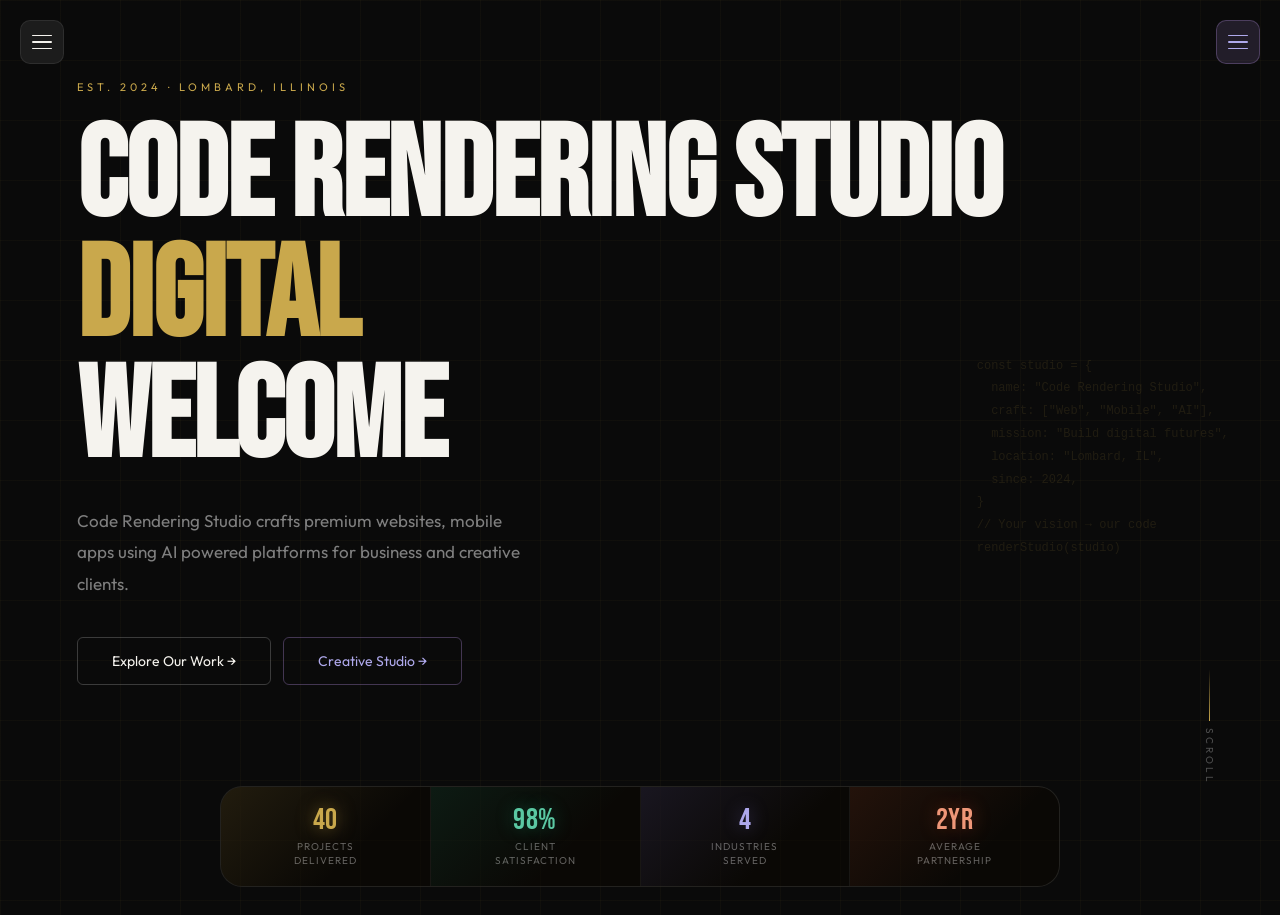
<file: index.html>
<!DOCTYPE html>
<html lang="en">
<head>
<meta charset="UTF-8">
<meta name="viewport" content="width=device-width,initial-scale=1.0,viewport-fit=cover,minimum-scale=1.0,maximum-scale=5.0">
<meta name="apple-mobile-web-app-capable" content="yes">
<meta name="apple-mobile-web-app-status-bar-style" content="black-translucent">
<meta name="theme-color" content="#0a0a0a">
<title>Code Rendering Studio | Web, Mobile, AI, SaaS &amp; Cloud (IaaS, PaaS) — Lombard, IL</title>
<meta name="description" content="Code Rendering Studio in Lombard, IL builds websites, mobile apps, AI integrations, SaaS platforms, booking systems, data dashboards and AWS cloud services (IaaS, SaaS, PaaS, DevOps).">
<link rel="canonical" href="https://www.coderenderingstudio.com/">
<meta name="robots" content="index,follow">
<meta property="og:type" content="website">
<meta property="og:site_name" content="Code Rendering Studio">
<meta property="og:title" content="Code Rendering Studio — Web, Mobile, AI, SaaS &amp; Cloud Services">
<meta property="og:description" content="Code Rendering Studio in Lombard, IL builds websites, mobile apps, AI integrations, SaaS platforms, booking systems, data dashboards and AWS cloud services (IaaS, SaaS, PaaS, DevOps).">
<meta property="og:url" content="https://www.coderenderingstudio.com/">
<meta name="twitter:card" content="summary">
<meta name="twitter:title" content="Code Rendering Studio — Web, Mobile, AI, SaaS &amp; Cloud Services">
<meta name="twitter:description" content="Code Rendering Studio in Lombard, IL builds websites, mobile apps, AI integrations, SaaS platforms, booking systems, data dashboards and AWS cloud services (IaaS, SaaS, PaaS, DevOps).">
<script type="application/ld+json">
{
 "@context": "https://schema.org",
 "@type": "ProfessionalService",
 "@id": "https://www.coderenderingstudio.com/#business",
 "name": "Code Rendering Studio",
 "url": "https://www.coderenderingstudio.com/",
 "description": "Code Rendering Studio in Lombard, IL builds websites, mobile apps, AI integrations, SaaS platforms, booking systems, data dashboards and AWS cloud services (IaaS, SaaS, PaaS, DevOps).",
 "telephone": "+1-630-379-9923",
 "email": "contactus@coderenderingstudio.com",
 "foundingDate": "2024",
 "address": {
  "@type": "PostalAddress",
  "addressLocality": "Lombard",
  "addressRegion": "IL",
  "postalCode": "60148",
  "addressCountry": "US"
 },
 "areaServed": "US",
 "knowsAbout": [
  "Web development",
  "Mobile app development",
  "AI integration",
  "SaaS",
  "IaaS",
  "PaaS",
  "Cloud computing",
  "DevOps",
  "AWS",
  "Terraform",
  "Kubernetes",
  "Docker"
 ],
 "hasOfferCatalog": {
  "@type": "OfferCatalog",
  "name": "Services",
  "itemListElement": [
   {
    "@type": "Offer",
    "itemOffered": {
     "@type": "Service",
     "name": "Web Platform",
     "description": "Fast, responsive websites and web apps built to convert visitors into customers.",
     "provider": {
      "@id": "https://www.coderenderingstudio.com/#business"
     }
    }
   },
   {
    "@type": "Offer",
    "itemOffered": {
     "@type": "Service",
     "name": "Mobile App",
     "description": "Native iOS and Android apps, including Apple Watch and iPad.",
     "provider": {
      "@id": "https://www.coderenderingstudio.com/#business"
     }
    }
   },
   {
    "@type": "Offer",
    "itemOffered": {
     "@type": "Service",
     "name": "AI Integration",
     "description": "Chatbots, smart search and automation powered by the latest AI models.",
     "provider": {
      "@id": "https://www.coderenderingstudio.com/#business"
     }
    }
   },
   {
    "@type": "Offer",
    "itemOffered": {
     "@type": "Service",
     "name": "SaaS Build",
     "description": "Subscription platforms with sign-in, billing, multi-tenancy and admin dashboards.",
     "provider": {
      "@id": "https://www.coderenderingstudio.com/#business"
     }
    }
   },
   {
    "@type": "Offer",
    "itemOffered": {
     "@type": "Service",
     "name": "Booking System",
     "description": "Online scheduling with calendar sync, SMS/email reminders and payment at booking.",
     "provider": {
      "@id": "https://www.coderenderingstudio.com/#business"
     }
    }
   },
   {
    "@type": "Offer",
    "itemOffered": {
     "@type": "Service",
     "name": "Data Dashboard",
     "description": "Real-time analytics, KPI tracking and reporting tools.",
     "provider": {
      "@id": "https://www.coderenderingstudio.com/#business"
     }
    }
   },
   {
    "@type": "Offer",
    "itemOffered": {
     "@type": "Service",
     "name": "Cloud & DevOps",
     "description": "AWS infrastructure as code with Terraform, Docker and Kubernetes, plus monitoring and change auditing.",
     "provider": {
      "@id": "https://www.coderenderingstudio.com/#business"
     }
    }
   },
   {
    "@type": "Offer",
    "itemOffered": {
     "@type": "Service",
     "name": "IaaS — Infrastructure as a Service",
     "description": "Servers, private networks, storage and access control built on AWS as code.",
     "provider": {
      "@id": "https://www.coderenderingstudio.com/#business"
     }
    }
   },
   {
    "@type": "Offer",
    "itemOffered": {
     "@type": "Service",
     "name": "SaaS — Software as a Service",
     "description": "Subscription or licensed software hosted, secured and maintained for you — no servers to buy.",
     "provider": {
      "@id": "https://www.coderenderingstudio.com/#business"
     }
    }
   },
   {
    "@type": "Offer",
    "itemOffered": {
     "@type": "Service",
     "name": "PaaS — Platform as a Service",
     "description": "Managed container platforms, databases and deployment pipelines your developers deploy to.",
     "provider": {
      "@id": "https://www.coderenderingstudio.com/#business"
     }
    }
   },
   {
    "@type": "Offer",
    "itemOffered": {
     "@type": "Service",
     "name": "Creative Studio",
     "description": "Novel writing, film production, editing, sound dubbing and post production.",
     "provider": {
      "@id": "https://www.coderenderingstudio.com/#business"
     }
    }
   }
  ]
 }
}
</script>
<link href="https://fonts.googleapis.com/css2?family=Bebas+Neue&family=Outfit:wght@300;400;500;600&display=swap" rel="stylesheet">
  <!-- Styles -->
  <link rel="stylesheet" href="css/base.css">
  <link rel="stylesheet" href="css/layout.css">
  <link rel="stylesheet" href="css/home.css">
  <link rel="stylesheet" href="css/components.css">
  <link rel="stylesheet" href="css/payments.css">
  <link rel="stylesheet" href="css/about.css">
  <link rel="stylesheet" href="css/creative.css">
  <link rel="stylesheet" href="css/classroom.css">
  <link rel="stylesheet" href="css/cloud.css">


</head>
<body>

<div id="cur"></div>
<div id="cur-ring"></div>

<!-- LEFT BURGER -->
<div id="burger"><span></span><span></span><span></span></div>

<!-- RIGHT BURGER -->
<div id="burger-r"><span></span><span></span><span></span></div>

<div id="overlay"></div>
<div id="home-pill">&#8592; Home</div>
<div id="fcta"><div class="fc-dot"></div><span class="fc-txt">Book a free call</span></div>

<!-- LEFT SIDEBAR -->
<aside id="sidebar">
  <div class="sb-hd"><br><br>
    <div class="brand">Business</div>
    <div class="brand-s">Digital Craft Agency</div>
  </div>
  <nav class="sb-nav">
    <div class="nav-sec">Navigate</div>
    <div class="ni on" id="ni-home">Home</div>
    <div class="ni" id="ni-models-hd">Models <span class="arr" id="arr-models">&#9660;</span></div>
    <div class="dd" id="dd-models">
      <div class="di" id="di-mod-all">All Models</div>
      <div class="di" id="di-mod-web">Web &amp; SaaS</div>
      <div class="di" id="di-mod-mob">Mobile Apps</div>
      <div class="di" id="di-mod-ai">AI Solutions</div>
      <div class="di" id="di-mod-devops">Cloud &amp; DevOps</div>
    </div>
    <div class="ni" id="ni-pricing-hd">Pricing <span class="arr" id="arr-pricing">&#9660;</span></div>
    <div class="dd" id="dd-pricing">
      <div class="di" id="di-pri-all">All Plans</div>
      <div class="di" id="di-pri-bun">Bundles</div>
      <div class="di" id="di-pri-ind">Individual</div>
    </div>
    <div class="ni" id="ni-ai">AI Session</div>
    <div class="ni" id="ni-calendar">Book a Call</div>
    <div class="ni" id="ni-payments">Payments</div>
    <div class="ni" id="ni-contact">Contact</div>
    <div class="ni" id="ni-legal">Terms &amp; Conditions</div>

  </nav>
  <div class="sb-ft">
    <div class="sb-ct">
      <div style="font-size:10px;letter-spacing:1.5px;text-transform:uppercase;color:#3a3a3a;margin-bottom:8px">Contact</div>
      <a href="javascript:void(0)" onclick="window.location.href='mailto:'+atob('Y29kZXJlbmRlcmluZ3N0dWRpb0BnbWFpbC5jb20=')" style="color:var(--gld);text-decoration:none">coderenderingstudio@gmail.com</a><br>
      +1 (630) 335-3342<br>
      Lombard, IL 60148
    </div>
  </div>
</aside>

<!-- RIGHT SIDEBAR — Creative Writing & Arts -->
<aside id="rsidebar">
  <div class="rsb-hd">
    <div class="rsb-brand">Creative Studio</div>
    <div class="rsb-sub">Fiction · Film · Arts</div>
  </div>
  <nav class="rsb-nav">
    <div class="rsb-sec">Creative Divisions</div>

    <div class="rni" id="rni-novels">
      <span class="rni-ico">📖</span> Fictional Novels
      <span class="rsb-arr" id="rsb-arr-nov">&#9660;</span>
    </div>
    <div class="rsb-dd" id="rsb-dd-nov">
      <div class="rdi" id="rdi-nov-series">Book Series</div>
      <div class="rdi" id="rdi-nov-genres">Genres & Styles</div>
      <div class="rdi" id="rdi-nov-ghost">Ghost Writing</div>
      <div class="rdi" id="rdi-nov-edit">Editorial Services</div>
    </div>

    <div class="rni" id="rni-film">
      <span class="rni-ico">🎬</span> Movie Production
      <span class="rsb-arr" id="rsb-arr-film">&#9660;</span>
    </div>
    <div class="rsb-dd" id="rsb-dd-film">
      <div class="rdi" id="rdi-film-script">Screenwriting</div>
      <div class="rdi" id="rdi-film-prod">Production Mgmt</div>
      <div class="rdi" id="rdi-film-post">Post Production</div>
      <div class="rdi" id="rdi-film-dist">Distribution</div>
    </div>

    <div class="rni" id="rni-filming">
      <span class="rni-ico">🎥</span> Filming & Direction
      <span class="rsb-arr" id="rsb-arr-filming">&#9660;</span>
    </div>
    <div class="rsb-dd" id="rsb-dd-filming">
      <div class="rdi" id="rdi-filming-dir">Directing</div>
      <div class="rdi" id="rdi-filming-cin">Cinematography</div>
      <div class="rdi" id="rdi-filming-doc">Documentary</div>
      <div class="rdi" id="rdi-filming-short">Short Films</div>
    </div>

    <div class="rni" id="rni-arts">
      <span class="rni-ico">🎨</span> Arts & Design
      <span class="rsb-arr" id="rsb-arr-arts">&#9660;</span>
    </div>
    <div class="rsb-dd" id="rsb-dd-arts">
      <div class="rdi" id="rdi-arts-visual">Visual Arts</div>
      <div class="rdi" id="rdi-arts-dig">Digital Art</div>
      <div class="rdi" id="rdi-arts-illus">Illustration</div>
      <div class="rdi" id="rdi-arts-brand">Brand Artistry</div>
    </div>

    <div class="rsb-sec" style="margin-top:8px">Pricing &amp; Booking</div>
    <div class="rni" id="rni-cr-models"><span class="rni-ico">🎭</span> Creative Models <span class="rsb-arr" id="rsb-arr-crmod">&#9660;</span></div>
    <div class="rsb-dd" id="rsb-dd-crmod">
      <div class="rdi" id="rdi-crm-novel">Novel Writing</div>
      <div class="rdi" id="rdi-crm-clips">Editing Clips</div>
      <div class="rdi" id="rdi-crm-dub">Sound Dubbing</div>
      <div class="rdi" id="rdi-crm-film">Filming</div>
      <div class="rdi" id="rdi-crm-post">Post Production</div>
    </div>
    <div class="rni" id="rni-cr-pricing"><span class="rni-ico">💜</span> Creative Pricing <span class="rsb-arr" id="rsb-arr-crprice">&#9660;</span></div>
    <div class="rsb-dd" id="rsb-dd-crprice">
      <div class="rdi" id="rdi-crp-solo">Solo Creator</div>
      <div class="rdi" id="rdi-crp-pro">Pro Creator</div>
      <div class="rdi" id="rdi-crp-studio">Studio Bundle</div>
    </div>
    <div class="rni" id="rni-collab"><span class="rni-ico">📅</span> Book a Creative Call</div>
  </nav>
  <div class="rsb-ft">
    <div class="rsb-tagline">"Where code meets canvas,<br>and stories find their frame."</div>
  </div>
</aside>

<main>

<!-- HOME -->
<div class="page on" id="page-home">
  <div class="hbg"><div class="grid-bg"></div></div>
  <div class="hcont">
    <div class="h-ey">Est. 2024 &middot; Lombard, Illinois</div>
    <h1 class="h-ti">Code Rendering Studio<br><em>Digital</em>Welcome</h1>
    <p class="h-bo">Code Rendering Studio crafts premium websites, mobile apps using AI powered platforms for business and creative clients.</p>
    <div class="h-cta">
      <button class="btn-g" id="btn-explore">Explore Our Work &rarr;</button>
      <button class="btn-pur" id="btn-creative">Creative Studio &rarr;</button>
    </div>
  </div>
  <pre class="fcode">const studio = {
  name: "Code Rendering Studio",
  craft: ["Web", "Mobile", "AI"],
  mission: "Build digital futures",
  location: "Lombard, IL",
  since: 2024,
}
// Your vision &rarr; our code
renderStudio(studio)</pre>
  <div class="hscr"><div class="hsl"></div><span class="hslb">Scroll</span></div>
  <div class="sbar">
    <div class="si" style="--ac:rgba(201,168,76,.12)">
      <div class="sn" style="color:var(--gld);text-shadow:0 0 18px rgba(201,168,76,.5)">40</div>
      <div class="sl">Projects<br>Delivered</div>
    </div>
    <div class="si" style="--ac:rgba(29,158,117,.12)">
      <div class="sn" style="color:#5DCAA5;text-shadow:0 0 18px rgba(29,158,117,.4)">98%</div>
      <div class="sl">Client<br>Satisfaction</div>
    </div>
    <div class="si" style="--ac:rgba(127,119,221,.12)">
      <div class="sn" style="color:#AFA9EC;text-shadow:0 0 18px rgba(127,119,221,.4)">4</div>
      <div class="sl">Industries<br>Served</div>
    </div>
    <div class="si" style="--ac:rgba(216,90,48,.12)">
      <div class="sn" style="color:#F0997B;text-shadow:0 0 18px rgba(216,90,48,.4)">2Yr</div>
      <div class="sl">Average<br>Partnership</div>
    </div>
  </div>
</div>

<!-- INQUIRY & BOOKING FLOW -->
<div class="page" id="page-inquiry">
  <div class="inq-wrap">
    <div id="inq-errors" class="inq-error-box" style="display:none"></div>

    <!-- STEP INDICATOR -->
    <div class="inq-steps">
      <div class="inq-step active" id="istep-1"><div class="inq-step-num">1</div><span>Your Request</span></div>
      <div class="inq-step-div"></div>
      <div class="inq-step" id="istep-2"><div class="inq-step-num">2</div><span>Appointment</span></div>
      <div class="inq-step-div"></div>
      <div class="inq-step" id="istep-3"><div class="inq-step-num">3</div><span>Payment &amp; Contract</span></div>
    </div>

    <!-- STEP 1: QUESTIONNAIRE -->
    <div class="inq-panel active" id="ipanel-1">
      <div class="s-ey" id="inq-service-label">Service Inquiry</div>
      <h2 class="s-ti" id="inq-title">Tell Us About Your Project</h2>
      <div class="s-dv"></div>
      <p style="font-size:14px;color:rgba(255,255,255,.42);line-height:1.85;margin-bottom:32px;max-width:580px">Fill out the questionnaire below. This helps us prepare before we connect. You can submit this for info only — an appointment is optional but recommended for complex projects.</p>

      <div class="inq-card">

        <div class="inq-row">
          <div class="inq-field">
            <div class="inq-lbl">Full Name <span class="inq-req">*</span></div>
            <input class="inq-input" id="inq-name" type="text" placeholder="Your full name">
          </div>
          <div class="inq-field">
            <div class="inq-lbl">Email Address <span class="inq-req">*</span></div>
            <input class="inq-input" id="inq-email" type="email" placeholder="you@example.com">
          </div>
        </div>

        <div class="inq-row">
          <div class="inq-field">
            <div class="inq-lbl">Phone Number</div>
            <input class="inq-input" id="inq-phone" type="tel" placeholder="+1 (555) 000-0000">
          </div>
          <div class="inq-field">
            <div class="inq-lbl">Service Category <span class="inq-req">*</span></div>
            <select class="inq-select" id="inq-service">
              <option value="">— Select a service —</option>
              <optgroup label="Digital Studio">
                <option value="Web Platform">Web Platform</option>
                <option value="Mobile App">Mobile App</option>
                <option value="AI Integration">AI Integration</option>
                <option value="SaaS Build">SaaS Build</option>
                <option value="Booking System">Booking System</option>
                <option value="Data Dashboard">Data Dashboard</option>
              </optgroup>
              <optgroup label="Creative Studio">
                <option value="Novel Writing">Novel Writing</option>
                <option value="Editing Clips">Editing Clips</option>
                <option value="Sound Dubbing">Sound Dubbing</option>
                <option value="Filming">Filming</option>
                <option value="Post Production">Post Production</option>
              </optgroup>
            </select>
          </div>
        </div>

        <div class="inq-field">
          <div class="inq-lbl">Project Type</div>
          <div class="inq-chips" id="inq-type-chips">
            <div class="inq-chip" data-v="New Project">New Project</div>
            <div class="inq-chip" data-v="Existing Project">Existing Project</div>
            <div class="inq-chip" data-v="Consultation Only">Consultation Only</div>
            <div class="inq-chip" data-v="Just Exploring">Just Exploring / Need Info</div>
          </div>
        </div>

        <div class="inq-field">
          <div class="inq-lbl">Timeline</div>
          <div class="inq-chips" id="inq-timeline-chips">
            <div class="inq-chip" data-v="ASAP">ASAP</div>
            <div class="inq-chip" data-v="1-2 months">1–2 months</div>
            <div class="inq-chip" data-v="3-6 months">3–6 months</div>
            <div class="inq-chip" data-v="No rush">No rush</div>
          </div>
        </div>

        <div class="inq-field">
          <div class="inq-lbl">Estimated Budget</div>
          <div class="inq-budget-row" id="inq-budget-opts">
            <div class="inq-bopt" data-v="Under $1,000">Under $1K</div>
            <div class="inq-bopt" data-v="$1,000–$3,000">$1K–$3K</div>
            <div class="inq-bopt" data-v="$3,000–$7,000">$3K–$7K</div>
            <div class="inq-bopt" data-v="$7,000–$15,000">$7K–$15K</div>
            <div class="inq-bopt" data-v="$15,000+">$15K+</div>
            <div class="inq-bopt" data-v="Not sure">Not sure yet</div>
          </div>
        </div>

        <div class="inq-field">
          <div class="inq-lbl">Describe Your Project or Question <span class="inq-req">*</span></div>
          <textarea class="inq-ta" id="inq-desc" rows="5" placeholder="Tell us what you have in mind. The more detail the better — what's the goal, who's the audience, what do you already have?"></textarea>
        </div>

        <div class="inq-field">
          <div class="inq-lbl">How Did You Hear About Us?</div>
          <select class="inq-select" id="inq-source">
            <option value="">— Select one —</option>
            <option>Google Search</option>
            <option>Social Media</option>
            <option>Referral / Word of Mouth</option>
            <option>LinkedIn</option>
            <option>Direct / Returning Client</option>
            <option>Other</option>
          </select>
        </div>

        <div class="inq-notice">
          <strong>First 30–60 minutes are complimentary.</strong> After the initial consultation, all work requires a <strong>50% deposit</strong> and a <strong>signed contract</strong> before any production begins. You can submit this form for information only — booking an appointment is not required.
        </div>

        <div class="inq-submit-row">
          <button class="inq-submit" id="inq-next-1">Submit &amp; Continue to Appointment &#8594;</button>
          <button class="inq-skip" id="inq-submit-only">Submit for Info Only (No Appointment)</button>
        </div>

      </div>
    </div>

    <!-- STEP 2: APPOINTMENT -->
    <div class="inq-panel" id="ipanel-2">
      <div class="s-ey">Optional — but recommended</div>
      <h2 class="s-ti">Book Your Appointment</h2>
      <div class="s-dv"></div>

      <div class="appt-note">
        <div class="appt-note-ti">&#9432; Consultation Policy</div>
        <div class="appt-note-bo">Your <strong style="color:var(--gld)">first 30–60 minutes are complimentary</strong>. After that, ongoing consultation time is billed at our standard rate. Grayed-out slots are already taken by other clients. Select an open slot to reserve your time.</div>
      </div>

      <div class="appt-layout">
        <div class="calcard">
          <div class="cal-hd">
            <div class="cal-mth" id="inq-cal-lbl">April 2026</div>
            <div class="cal-nav">
              <button class="cal-nb" id="inq-cal-prev">&#8249;</button>
              <button class="cal-nb" id="inq-cal-next">&#8250;</button>
            </div>
          </div>
          <div class="calgrid" id="inq-cal-grid"></div>
        </div>

        <div class="slotscard" id="inq-slots-panel">
          <div class="slots-hd" id="inq-slots-hd">Pick a date &#8594;</div>
          <div class="slotsgrid" id="inq-slots-grid"></div>
          <div id="inq-slot-confirm"></div>
        </div>
      </div>

      <div class="appt-skip-row">
        <button class="inq-skip" id="inq-skip-appt">Skip — I don't need an appointment yet</button>
        <button class="btn-g" id="inq-back-1">&#8592; Back to form</button>
      </div>
    </div>

    <!-- STEP 3: PAYMENT & CONTRACT -->
    <div class="inq-panel" id="ipanel-3">
      <div class="s-ey">Commitment required to begin</div>
      <h2 class="s-ti">Payment &amp; Contract</h2>
      <div class="s-dv"></div>
      <p style="font-size:14px;color:rgba(255,255,255,.42);line-height:1.85;margin-bottom:30px;max-width:580px">To secure your project and begin production, a <strong style="color:var(--gld)">50% deposit</strong> is required alongside a <strong style="color:var(--gld)">signed service agreement</strong>. This protects both parties and guarantees your start date.</p>

      <div class="pay-flow-card">
        <div class="pay-flow-ti">50% Deposit</div>
        <div class="pay-flow-sub">Choose your preferred payment method for the deposit. The remaining 50% is due upon project completion.</div>
        <div class="deposit-row">
          <div>
            <div class="dep-lbl">Deposit Due Today</div>
            <div class="dep-amt" id="dep-amt-display">$0.00</div>
            <div class="dep-note">Based on your selected service &amp; budget tier</div>
          </div>
          <div style="text-align:right">
            <div class="dep-lbl">Remaining Balance</div>
            <div style="font-size:18px;font-weight:500;color:rgba(255,255,255,.55)" id="dep-remain-display">$0.00</div>
            <div class="dep-note">Due on delivery</div>
          </div>
        </div>
        <div class="inq-lbl" style="margin-bottom:10px">Select Payment Method</div>
        <div class="pay-split">
          <div class="pay-opt on" data-pm="Zelle"><div class="pay-opt-ico">💜</div><div class="pay-opt-nm">Zelle</div><div class="pay-opt-ds">Instant bank transfer</div></div>
          <div class="pay-opt" data-pm="Apple Pay"><div class="pay-opt-ico">🍎</div><div class="pay-opt-nm">Apple Pay</div><div class="pay-opt-ds">iOS &amp; Safari</div></div>
          <div class="pay-opt" data-pm="Google Pay"><div class="pay-opt-ico">🔵</div><div class="pay-opt-nm">Google Pay</div><div class="pay-opt-ds">Android &amp; web</div></div>
          <div class="pay-opt" data-pm="Credit / Debit Card"><div class="pay-opt-ico">💳</div><div class="pay-opt-nm">Card</div><div class="pay-opt-ds">Visa, MC, Amex</div></div>
        </div>
      </div>

      <div class="pay-flow-card">
        <div class="pay-flow-ti">Service Agreement</div>
        <div class="pay-flow-sub">Read the agreement below, type your full name as your digital signature, and check the box to confirm your acceptance.</div>
        <div class="contract-box">
          <strong style="color:rgba(255,255,255,.6)">Code Rendering Studio — Service Agreement</strong><br><br>
          This Service Agreement ("Agreement") is entered into between Code Rendering Studio ("Studio") and the undersigned client ("Client").<br><br>
          <strong style="color:rgba(255,255,255,.5)">1. Scope of Work</strong><br>
          The Studio agrees to provide the services selected by the Client as outlined in the submitted inquiry form. Specific deliverables, timelines, and milestones will be confirmed in a separate Project Brief within 3 business days of signing.<br><br>
          <strong style="color:rgba(255,255,255,.5)">2. Payment Terms</strong><br>
          A non-refundable deposit of 50% of the total project fee is due upon signing this agreement. The remaining 50% balance is due upon final delivery. Invoices unpaid after 14 days accrue a 1.5% monthly late fee.<br><br>
          <strong style="color:rgba(255,255,255,.5)">3. Consultation Policy</strong><br>
          The first 30–60 minute consultation is complimentary. Additional consultation time beyond this is billed at the Studio's standard hourly rate, which will be disclosed prior to extended sessions.<br><br>
          <strong style="color:rgba(255,255,255,.5)">4. Revisions</strong><br>
          Projects include the number of revision rounds specified in the selected plan. Additional revisions are billed at the Studio's standard rate.<br><br>
          <strong style="color:rgba(255,255,255,.5)">5. Intellectual Property</strong><br>
          Upon receipt of full payment, all deliverables and their associated intellectual property transfer to the Client. The Studio retains the right to showcase the work in its portfolio unless otherwise agreed in writing.<br><br>
          <strong style="color:rgba(255,255,255,.5)">6. Cancellation</strong><br>
          Cancellation after signing forfeits the 50% deposit. If the Studio cancels, the deposit is refunded in full. Either party may cancel with 7 days written notice before production begins.<br><br>
          <strong style="color:rgba(255,255,255,.5)">7. Confidentiality</strong><br>
          Both parties agree to keep project details, pricing, and any shared materials confidential unless written consent is given.<br><br>
          <strong style="color:rgba(255,255,255,.5)">8. Governing Law</strong><br>
          This agreement is governed by the laws of the State of Illinois. Disputes shall be resolved through binding arbitration in DuPage County, Illinois.
        </div>
        <div class="contract-sign-row">
          <div class="contract-sign-field">
            <div class="inq-lbl" style="margin-bottom:8px">Digital Signature — Type Your Full Name</div>
            <input class="inq-input" id="inq-signature" placeholder="Type your full legal name to sign" style="font-style:italic">
          </div>
          <div style="flex-shrink:0">
            <div class="inq-lbl" style="margin-bottom:8px">Date</div>
            <div style="padding:11px 14px;background:#111;border:1px solid var(--bdr);border-radius:8px;font-size:13px;color:rgba(255,255,255,.4);white-space:nowrap" id="contract-date"></div>
          </div>
        </div>
        <div class="contract-agree">
          <input type="checkbox" id="inq-agree">
          <label for="inq-agree">I have read and agree to the <strong>Code Rendering Studio Service Agreement</strong>. I understand that my 50% deposit is non-refundable and that production begins only after payment and signature are confirmed.</label>
        </div>
      </div>

      <div style="display:flex;gap:12px;flex-wrap:wrap;align-items:center">
        <button class="final-btn" id="inq-final-submit" disabled>Submit &amp; Confirm Commitment &#8594;</button>
        <button class="inq-skip" id="inq-back-2">&#8592; Back</button>
      </div>
    </div>

    <!-- CONFIRMATION -->
    <div class="inq-panel" id="ipanel-done">
      <div class="inq-confirm">
        <div class="inq-confirm-ico">✅</div>
        <div class="inq-confirm-ti">You're All Set!</div>
        <div class="inq-confirm-sub">Your inquiry has been submitted and your commitment is confirmed. We'll be in touch within 1 business hour to finalize your project brief and process your deposit.</div>
        <div class="confirm-details" id="inq-summary"></div>
        <div style="display:flex;gap:12px;justify-content:center;flex-wrap:wrap">
          <button class="btn-p" id="inq-done-home">&#8962; Back to Home</button>
          <button class="btn-g" id="inq-done-contact">Contact Us</button>
        </div>
      </div>
    </div>

  </div>
</div>

<!-- MODELS -->
<div class="page" id="page-models">
  <div class="wrap">
    <div class="s-ey">What we build</div>
    <h2 class="s-ti">Our Models</h2>
    <div class="s-dv"></div>
    <p class="s-bo">Every engagement starts with understanding your goal. We match you to the right build model &mdash; no jargon, no guesswork.</p>
    <div class="mgrid">
      <div class="mc"><div class="mc-bdg">Popular</div><div class="mc-ico">🌐</div><div class="mc-nm">Web Platform</div><div class="mc-ds">Stunning, fast websites and web apps built to convert visitors into customers. Responsive across every device.</div><div class="tags"><span class="tag">React</span><span class="tag">Vite</span><span class="tag">Node.js</span></div></div>
      <div class="mc"><div class="mc-ico">📱</div><div class="mc-nm">Mobile App</div><div class="mc-ds">Native iOS and Android experiences including Apple Watch and iPad. Built for iPhone 16 Pro and future-ready.</div><div class="tags"><span class="tag">Swift UI</span><span class="tag">React Native</span></div></div>
      <div class="mc"><div class="mc-ico">🤖</div><div class="mc-nm">AI Integration</div><div class="mc-ds">Embed intelligence into your product. Chatbots, smart search, automation &mdash; powered by the latest AI models.</div><div class="tags"><span class="tag">Claude API</span><span class="tag">Python</span><span class="tag">LLM</span></div></div>
      <div class="mc"><div class="mc-ico">☁️</div><div class="mc-nm">SaaS Build</div><div class="mc-ds">Full subscription platform with auth, billing, multi-tenancy, and admin dashboards. Launch your SaaS in weeks.</div><div class="tags"><span class="tag">SaaS</span><span class="tag">Stripe</span><span class="tag">Auth</span></div></div>
      <div class="mc"><div class="mc-ico">📅</div><div class="mc-nm">Booking System</div><div class="mc-ds">Let your clients schedule with you effortlessly. Calendar sync, SMS/email reminders, and payment at booking.</div><div class="tags"><span class="tag">Calendaring</span><span class="tag">Twilio</span></div></div>
      <div class="mc"><div class="mc-ico">📊</div><div class="mc-nm">Data Dashboard</div><div class="mc-ds">Real-time analytics, KPI tracking, and beautiful reporting tools that turn raw data into clear business decisions.</div><div class="tags"><span class="tag">D3.js</span><span class="tag">FastAPI</span><span class="tag">SQL</span></div></div>
      <div class="mc go-projects" style="cursor:pointer"><div class="mc-ico">⚙️</div><div class="mc-nm">Cloud &amp; DevOps</div><div class="mc-ds">AWS infrastructure as code with Terraform, Docker and Kubernetes, plus monitoring that tells you what changed, who changed it, and when.</div><div class="tags"><span class="tag">AWS</span><span class="tag">Terraform</span><span class="tag">Kubernetes</span></div><div style="margin-top:14px;font-size:12px;color:var(--gld)">Learn more &rarr;</div></div>
    </div>
  </div>
</div>

<!-- PRICING -->
<div class="page" id="page-pricing">
  <div class="wrap">
    <div class="s-ey">Transparent pricing</div>
    <h2 class="s-ti">Plans &amp; Bundles</h2>
    <div class="s-dv"></div>
    <p class="s-bo">Simple, clear pricing. No surprise invoices. Pick a plan or build a bundle &mdash; we'll scope the rest on your free call.</p>
    <div class="ptabs">
      <button class="btn-p" id="tab-ind">Individual Plans</button>
      <button class="btn-g" id="tab-bun">Bundles</button>
    </div>
    <div id="view-ind">
      <div class="ptog">
        <span class="tl on" id="lbl-mo">Monthly</span>
        <div class="trk" id="bill-trk"><div class="thb"></div></div>
        <span class="tl" id="lbl-yr">Annual &nbsp;<span style="color:var(--gld);font-size:11px">Save 20%</span></span>
      </div>
      <div class="pgrid">
        <div class="pc">
          <div class="p-pl">Starter</div>
          <div class="p-am" id="p1">$1,500<sub>/project</sub></div>
          <div class="p-ds">Perfect for small businesses getting online for the first time.</div>
          <ul class="p-ft"><li>Beautiful website or web app</li><li>Mobile-responsive design</li><li>Basic booking integration</li><li>Email notifications</li><li>Monthly check-in call</li></ul>
          <button class="pbtn go-inquiry" data-service="Web Platform">Get started &rarr;</button>
        </div>
        <div class="pc feat">
          <div class="fbdg">Most Popular</div>
          <div class="p-pl">Growth</div>
          <div class="p-am" id="p2">$3,200<sub>/project</sub></div>
          <div class="p-ds">For businesses ready to scale with powerful digital tools.</div>
          <ul class="p-ft"><li>Everything in Starter</li><li>Customer portal &amp; dashboard</li><li>Payments &amp; subscriptions</li><li>SMS + push notifications</li><li>AI chatbot integration</li><li>Priority support</li></ul>
          <button class="pbtn go-inquiry" data-service="Web Platform">Get started &rarr;</button>
        </div>
        <div class="pc">
          <div class="p-pl">Pro</div>
          <div class="p-am" id="p3">$5,800<sub>/project</sub></div>
          <div class="p-ds">Your full vision built by a dedicated team &mdash; no limits.</div>
          <ul class="p-ft"><li>Everything in Growth</li><li>iPhone &amp; iPad native app</li><li>Advanced AI features</li><li>Unlimited integrations</li><li>Dedicated build team</li><li>Weekly strategy calls</li></ul>
          <button class="pbtn go-inquiry" data-service="Web Platform">Get started &rarr;</button>
        </div>
      </div>
    </div>
    <div id="view-bun" style="display:none">
      <div class="bgrid">
        <div class="bc"><div class="bnum">01</div><div><div class="b-nm2">Starter Bundle</div><div class="b-ds">Website + email notifications. Work package to open your digital doors.</div><div class="b-pr">$4,988/Project</div><div class="b-sv">Saves $300 vs individual pricing</div><button class="pbtn go-inquiry" style="margin-top:14px;width:100%" data-service="Web Platform">Get started &rarr;</button></div></div>
        <div class="bc"><div class="bnum">02</div><div><div class="b-nm2">Growth Bundle</div><div class="b-ds">Web app + mobile app + AI chatbot + dashboard. For businesses serious about scaling fast.</div><div class="b-pr">$7,988/Project</div><div class="b-sv">Saves $1,500 vs individual pricing</div><button class="pbtn go-inquiry" style="margin-top:14px;width:100%" data-service="Web Platform">Get started &rarr;</button></div></div>
        <div class="bc"><div class="bnum">03</div><div><div class="b-nm2">Pro Bundle</div><div class="b-ds">Full SaaS platform + native apps + AI suite + data dashboards. The complete digital ecosystem.</div><div class="b-pr">$11,988/Project</div><div class="b-sv">Saves $3,200 vs individual pricing</div><button class="pbtn go-inquiry" style="margin-top:14px;width:100%" data-service="SaaS Build">Get started &rarr;</button></div></div>
       </div>
  </div>
</div>

<!-- AI -->
</div><!-- /page-pricing -->

  <div class="page" id="page-ai">
  <div class="wrap">
    <div class="s-ey">Try it live</div>
    <h2 class="s-ti">AI Interactive Session</h2>
    <div class="s-dv"></div>
    <p class="s-bo">Chat with our AI assistant to explore services, get instant answers, or describe your project idea.</p>
    <div class="ai-wrap">
      <div class="ai-hd"><div class="ai-dot"></div><span class="ai-st">Studio AI &middot; Online now</span></div>
      <div class="ai-msgs" id="ai-msgs">
        <div class="msg bot">Hi! I'm the Code Rendering Studio assistant. Tell me about your project or ask anything about our services, pricing, or timelines &#128075;</div>
      </div>
      <div class="ai-qk">
        <div class="qb" id="qb1">What do you offer?</div>
        <div class="qb" id="qb2">Timelines?</div>
        <div class="qb" id="qb3">Pricing?</div>
        <div class="qb" id="qb4">Mobile app</div>
      </div>
      <div class="ai-in">
        <input id="ai-inp" placeholder="Describe your project or ask a question...">
        <button id="ai-snd">Send &#8594;</button>
      </div>
    </div>
  </div>
</div>

<!-- CALENDAR -->
<div class="page" id="page-calendar">
  <div class="wrap">
    <div class="s-ey">Free 60-minute call</div>
    <h2 class="s-ti">Book a Business Call</h2>
    <div class="s-dv"></div>
    <p class="s-bo">No sales pressure. Just a real conversation about your project and how we can help you build it right.</p>
    <div class="callyt">
      <div class="calcard">
        <div class="cal-hd">
          <div class="cal-mth" id="cal-lbl">April 2026</div>
          <div class="cal-nav">
            <button class="cal-nb" id="cal-prev">&#8249;</button>
            <button class="cal-nb" id="cal-next">&#8250;</button>
          </div>
        </div>
        <div class="calgrid" id="cal-grid"></div>
      </div>
      <div class="slotscard" id="slots-panel">
        <div class="bk-nav-row">
          <button class="bk-back" id="bk-back-btn">&#8592; Back</button>
          <button class="bk-home" id="bk-home-btn">&#8962; Home</button>
        </div>
        <div class="cal-reset-bar">
          <div class="cal-sel-info" id="cal-sel-info"></div>
          <button class="cal-clear" id="cal-clear-btn" style="display:none">&#10005; Clear selection</button>
        </div>
        <div class="slots-hd" id="slots-hd">Pick a date to see available times &#8594;</div>
        <div class="slotsgrid" id="slots-grid"></div>
        <div id="book-form"></div>
      </div>
    </div>
  </div>
</div>

<!-- PAYMENTS -->
<div class="page" id="page-payments">
  <div class="wrap">
    <div class="s-ey">Secure &amp; instant payments</div>
    <h2 class="s-ti">Pay Your Way</h2>
    <div class="s-dv"></div>
    <p class="pay-intro">Pay by card, Apple Pay or Google Pay through Stripe's secure checkout, or send with Zelle or Venmo to either of our emails. Your card details go straight to Stripe — never through this site.</p>

    <div id="pay-status" class="pay-status" style="display:none"></div>

    <div style="display:flex;flex-wrap:wrap;gap:10px;margin-bottom:36px;align-items:center">
      <div style="display:flex;align-items:center;gap:7px;padding:7px 14px;background:rgba(93,202,165,.06);border:1px solid rgba(93,202,165,.2);border-radius:20px;font-size:11px;color:#5DCAA5">🔒 100% Secure</div>
      <div style="display:flex;align-items:center;gap:7px;padding:7px 14px;background:rgba(93,202,165,.06);border:1px solid rgba(93,202,165,.2);border-radius:20px;font-size:11px;color:#5DCAA5">🛡️ Your card info is never stored here</div>
      <div style="display:flex;align-items:center;gap:7px;padding:7px 14px;background:rgba(93,202,165,.06);border:1px solid rgba(93,202,165,.2);border-radius:20px;font-size:11px;color:#5DCAA5">✓ Official platform links only</div>
      <div style="display:flex;align-items:center;gap:7px;padding:7px 14px;background:rgba(93,202,165,.06);border:1px solid rgba(93,202,165,.2);border-radius:20px;font-size:11px;color:#5DCAA5">⚡ Payments go directly to us</div>
    </div>

    <div class="pay-grid" id="pay-grid-container">
      <div style="grid-column:1/-1;text-align:center;padding:40px;color:rgba(255,255,255,.3);font-size:13px">Loading payment options…</div>
    </div>

    <div class="pay-note" style="margin-top:32px">
      <div class="pay-note-ico">🔒</div>
      <div class="pay-note-txt">
        <strong>Your payment is always safe.</strong> Card, Apple Pay and Google Pay payments are processed on Stripe's PCI-compliant checkout page; Zelle and Venmo go directly through those apps. We never see or store your card details. Prefer to pay by invoice or bank transfer? Just reach out at <strong>+1 (630) 379-9923</strong> or <strong><a href="javascript:void(0)" onclick="window.location.href='mailto:'+atob('Y29kZXJlbmRlcmluZ3N0dWRpb0BnbWFpbC5jb20=')" style="color:var(--gld);text-decoration:none">moreinfo@coderenderingstudio.com</a></strong> and we'll handle it for you.
      </div>
    </div>

  </div>
</div>

<!-- CREATIVE MODELS PAGE -->
<div class="page" id="page-crmodels">
  <div class="cr-wrap">
    <div class="cr-ey">Creative division</div>
    <h2 class="cr-ti">Creative Models</h2>
    <div class="cr-dv"></div>
    <p class="cr-bo">Five distinct creative services, each built for a specific type of storyteller. Whether you're a novelist, a filmmaker, or a sound artist — there's a model tailored for you.</p>

    <div class="crm-grid">
      <div class="crm-card" style="--crm-clr:var(--pur)">
        <div class="crm-bdg">Writing</div>
        <div class="crm-ico">📖</div>
        <div class="crm-nm">Novel Writing</div>
        <div class="crm-ds">Full manuscript ghostwriting, co-authoring, developmental editing, and series planning. We take your story concept from outline to polished, publish-ready novel. Fiction across all genres — thriller, romance, sci-fi, fantasy, and literary.</div>
        <div class="crm-tags"><span class="crm-tag">Ghost Writing</span><span class="crm-tag">Co-Authoring</span><span class="crm-tag">Dev Editing</span><span class="crm-tag">Series Arc</span></div>
      </div>
      <div class="crm-card" style="--crm-clr:var(--pnk)">
        <div class="crm-bdg">Popular</div>
        <div class="crm-ico">✂️</div>
        <div class="crm-nm">Editing Clips</div>
        <div class="crm-ds">Professional video editing for social media, YouTube, trailers, promos, and short-form content. Color grading, motion graphics, pacing, and transitions — delivered in any format and aspect ratio for any platform.</div>
        <div class="crm-tags"><span class="crm-tag">Color Grade</span><span class="crm-tag">Motion GFX</span><span class="crm-tag">Short-form</span><span class="crm-tag">Trailers</span></div>
      </div>
      <div class="crm-card" style="--crm-clr:var(--tea)">
        <div class="crm-ico">🎙️</div>
        <div class="crm-nm">Sound Dubbing</div>
        <div class="crm-ds">Studio-quality audio dubbing, voiceover production, ADR, and multilingual localization for films, commercials, e-learning content, and animated projects. Voice casting and direction included.</div>
        <div class="crm-tags"><span class="crm-tag">ADR</span><span class="crm-tag">Voice Over</span><span class="crm-tag">Localization</span><span class="crm-tag">Casting</span></div>
      </div>
      <div class="crm-card" style="--crm-clr:var(--cor)">
        <div class="crm-ico">🎥</div>
        <div class="crm-nm">Filming</div>
        <div class="crm-ds">On-location and studio filming with professional cinematography, lighting, and direction. From indie feature films and documentaries to brand films, music videos, and commercial spots. Full crew or solo-director options available.</div>
        <div class="crm-tags"><span class="crm-tag">Cinematography</span><span class="crm-tag">On-Location</span><span class="crm-tag">Music Video</span><span class="crm-tag">Documentary</span></div>
      </div>
      <div class="crm-card" style="--crm-clr:#EF9F27">
        <div class="crm-ico">🎞️</div>
        <div class="crm-nm">Post Production</div>
        <div class="crm-ds">End-to-end post production including editing, VFX compositing, sound design, color grading, and final delivery for broadcast, streaming, and theatrical release. DCP and mastering available.</div>
        <div class="crm-tags"><span class="crm-tag">VFX</span><span class="crm-tag">Sound Design</span><span class="crm-tag">DCP Master</span><span class="crm-tag">Broadcast</span></div>
      </div>
    </div>

    <div style="background:#100d18;border:1px solid rgba(174,139,217,.12);border-radius:14px;padding:28px 32px;display:flex;align-items:center;justify-content:space-between;gap:22px;flex-wrap:wrap">
      <div>
        <div style="font-family:'Bebas Neue',sans-serif;font-size:26px;letter-spacing:.5px;color:var(--pur);margin-bottom:6px">Ready to see pricing for these services?</div>
        <div style="font-size:14px;color:rgba(255,255,255,.35);line-height:1.7">Transparent, project-based rates. No hidden fees.</div>
      </div>
      <div style="display:flex;gap:10px;flex-wrap:wrap">
        <button class="btn-cr go-crpricing">View Creative Pricing &rarr;</button>
        <button class="btn-g go-cal">Book a Call</button>
      </div>
    </div>
  </div>
</div>

<!-- CREATIVE PRICING PAGE -->
<div class="page" id="page-crpricing">
  <div class="cr-wrap">
    <div class="cr-ey">Creative division</div>
    <h2 class="cr-ti">Creative Pricing</h2>
    <div class="cr-dv"></div>
    <p class="cr-bo" style="max-width:600px">Straightforward project-based pricing for every creative service. Pick a plan or mix services into a custom bundle — scoped on your free call.</p>

    <div class="crp-tabs">
      <button class="crp-tab on" id="crp-tab-ind">Individual Plans</button>
      <button class="crp-tab" id="crp-tab-bun">Creative Bundles</button>
    </div>

    <div id="crp-view-ind">
      <div class="crp-tog">
        <span class="crp-tl on" id="crp-lbl-mo">Per Project</span>
        <div class="crp-trk" id="crp-bill-trk"><div class="crp-thb"></div></div>
        <span class="crp-tl" id="crp-lbl-ret">Retainer &nbsp;<span style="color:var(--pur);font-size:11px">Save 15%</span></span>
      </div>

      <div class="crp-grid">
        <div class="crp-card">
          <div class="crp-pl">Solo Creator</div>
          <div class="crp-am" id="crp1">$800<sub>/project</sub></div>
          <div class="crp-ds">For independent creators launching their first professional project.</div>
          <ul class="crp-ft">
            <li>Novel editing (up to 40k words)</li>
            <li>3 clip edits (up to 5 min each)</li>
            <li>Basic voiceover &amp; dubbing</li>
            <li>1 filming day (4 hrs)</li>
            <li>Light post-production pass</li>
            <li>2 revision rounds</li>
          </ul>
          <button class="crp-btn go-cal">Get started</button>
        </div>
        <div class="crp-card feat">
          <div class="crp-fbdg">Most Popular</div>
          <div class="crp-pl">Pro Creator</div>
          <div class="crp-am" id="crp2">$2,400<sub>/project</sub></div>
          <div class="crp-ds">For serious creators producing multi-format, professional-grade content.</div>
          <ul class="crp-ft">
            <li>Full novel ghostwriting (80k words)</li>
            <li>Unlimited clip edits + color grade</li>
            <li>Full ADR &amp; sound dubbing suite</li>
            <li>3 filming days + crew</li>
            <li>Full post-production pipeline</li>
            <li>Motion graphics &amp; VFX</li>
            <li>Priority turnaround</li>
          </ul>
          <button class="crp-btn go-cal">Get started</button>
        </div>
        <div class="crp-card">
          <div class="crp-pl">Studio Tier</div>
          <div class="crp-am" id="crp3">$5,200<sub>/project</sub></div>
          <div class="crp-ds">Complete studio-level production for feature films, series, and major releases.</div>
          <ul class="crp-ft">
            <li>Everything in Pro Creator</li>
            <li>Feature film or book series</li>
            <li>Multilingual dubbing &amp; localization</li>
            <li>DCP mastering &amp; broadcast delivery</li>
            <li>Dedicated creative director</li>
            <li>Distribution strategy support</li>
            <li>Weekly progress screenings</li>
          </ul>
          <button class="crp-btn go-cal">Get started</button>
        </div>
      </div>

      <div style="margin-bottom:36px">
        <div class="cr-ey" style="margin-bottom:14px">À la carte — per service rates</div>
        <div style="display:grid;grid-template-columns:repeat(auto-fill,minmax(200px,1fr));gap:12px">
          <div style="background:#100d18;border:1px solid rgba(174,139,217,.1);border-radius:10px;padding:16px 18px">
            <div style="font-size:18px;margin-bottom:8px">📖</div>
            <div style="font-family:'Bebas Neue',sans-serif;font-size:16px;color:var(--pur);margin-bottom:4px">Novel Writing</div>
            <div style="font-size:20px;font-weight:600;color:var(--wht)">$0.04<span style="font-size:12px;color:rgba(255,255,255,.35)">/word</span></div>
            <div style="font-size:11px;color:rgba(255,255,255,.28);margin-top:4px">Min. 10,000 words</div>
          </div>
          <div style="background:#100d18;border:1px solid rgba(174,139,217,.1);border-radius:10px;padding:16px 18px">
            <div style="font-size:18px;margin-bottom:8px">✂️</div>
            <div style="font-family:'Bebas Neue',sans-serif;font-size:16px;color:var(--pnk);margin-bottom:4px">Editing Clips</div>
            <div style="font-size:20px;font-weight:600;color:var(--wht)">$150<span style="font-size:12px;color:rgba(255,255,255,.35)">/clip</span></div>
            <div style="font-size:11px;color:rgba(255,255,255,.28);margin-top:4px">Up to 10 min per clip</div>
          </div>
          <div style="background:#100d18;border:1px solid rgba(174,139,217,.1);border-radius:10px;padding:16px 18px">
            <div style="font-size:18px;margin-bottom:8px">🎙️</div>
            <div style="font-family:'Bebas Neue',sans-serif;font-size:16px;color:var(--tea);margin-bottom:4px">Sound Dubbing</div>
            <div style="font-size:20px;font-weight:600;color:var(--wht)">$300<span style="font-size:12px;color:rgba(255,255,255,.35)">/hr studio</span></div>
            <div style="font-size:11px;color:rgba(255,255,255,.28);margin-top:4px">Min. 2-hr session</div>
          </div>
          <div style="background:#100d18;border:1px solid rgba(174,139,217,.1);border-radius:10px;padding:16px 18px">
            <div style="font-size:18px;margin-bottom:8px">🎥</div>
            <div style="font-family:'Bebas Neue',sans-serif;font-size:16px;color:var(--cor);margin-bottom:4px">Filming</div>
            <div style="font-size:20px;font-weight:600;color:var(--wht)">$800<span style="font-size:12px;color:rgba(255,255,255,.35)">/day</span></div>
            <div style="font-size:11px;color:rgba(255,255,255,.28);margin-top:4px">Crew &amp; equipment incl.</div>
          </div>
          <div style="background:#100d18;border:1px solid rgba(174,139,217,.1);border-radius:10px;padding:16px 18px">
            <div style="font-size:18px;margin-bottom:8px">🎞️</div>
            <div style="font-family:'Bebas Neue',sans-serif;font-size:16px;color:#EF9F27;margin-bottom:4px">Post Production</div>
            <div style="font-size:20px;font-weight:600;color:var(--wht)">$1,200<span style="font-size:12px;color:rgba(255,255,255,.35)">/min finished</span></div>
            <div style="font-size:11px;color:rgba(255,255,255,.28);margin-top:4px">VFX &amp; sound incl.</div>
          </div>
        </div>
      </div>

    </div>

    <div id="crp-view-bun" style="display:none">
      <div class="crp-bundles">
        <div class="crp-bc"><div class="crp-bnum">01</div><div><div class="crp-bnm">Author Launch Bundle</div><div class="crp-bds">Novel writing + cover design + book trailer editing + social clip cuts. Everything to launch your debut or next title.</div><div class="crp-bpr">$3,800/project</div><div class="crp-bsv">Saves $1,200 vs individual rates</div></div></div>
        <div class="crp-bc"><div class="crp-bnum">02</div><div><div class="crp-bnm">Film Maker Bundle</div><div class="crp-bds">Full filming days + post-production + sound dubbing + trailer cut. Indie film ready for festival submission.</div><div class="crp-bpr">$7,500/project</div><div class="crp-bsv">Saves $2,300 vs individual rates</div></div></div>
        <div class="crp-bc"><div class="crp-bnum">03</div><div><div class="crp-bnm">Content Creator Bundle</div><div class="crp-bds">Monthly clip editing + voiceovers + color grading for YouTube, Reels, and TikTok. Retainer-based, consistent delivery.</div><div class="crp-bpr">$1,800/mo</div><div class="crp-bsv">Saves $600/mo vs individual rates</div></div></div>
        <div class="crp-bc"><div class="crp-bnum">04</div><div><div class="crp-bnm">Full Creative Suite</div><div class="crp-bds">Novel + film + post + dubbing + social. The complete creative production ecosystem for your brand or franchise.</div><div class="crp-bpr">$11,000/project</div><div class="crp-bsv">Saves $4,000 vs individual rates</div></div></div>
      </div>
    </div>

    <div style="background:linear-gradient(135deg,rgba(174,139,217,.06),rgba(174,139,217,.02));border:1px solid rgba(174,139,217,.18);border-radius:18px;padding:42px 40px;display:flex;align-items:center;justify-content:space-between;gap:24px;flex-wrap:wrap;margin-top:20px">
      <div>
        <div style="font-family:'Bebas Neue',sans-serif;font-size:28px;letter-spacing:.5px;color:var(--pur);margin-bottom:6px">Not sure which plan fits?</div>
        <div style="font-size:14px;color:rgba(255,255,255,.38);line-height:1.7">Book a free creative consultation. We'll scope the right package for your project in 30 minutes.</div>
      </div>
      <button class="btn-cr go-cal">Book a Free Call &rarr;</button>
    </div>
  </div>
</div>

<!-- CREATIVE STUDIO PAGE -->
<div class="page" id="page-creative">
  <div class="cr-wrap">
    <div class="cr-ey">Creative division</div>
    <h2 class="cr-ti">Creative Studio</h2>
    <div class="cr-dv"></div>
    <p class="cr-bo">Beyond code, we tell stories. Our Creative Studio division serves novelists, filmmakers, directors, and artists who want a partner that understands both craft and technology.</p>

    <div class="cr-featured">
      <div>
        <div class="crf-badge">Featured division</div>
        <div class="crf-ti">Where imagination<br>meets execution</div>
        <p class="crf-bo">From ghostwriting fiction series to producing independent films — our creative team brings decades of storytelling experience to every project. We work with artists, authors, and filmmakers at every stage.</p>
        <div class="cr-cta">
          <button class="btn-cr" id="cr-book-call">Book a creative call &rarr;</button>
          <button class="btn-g" id="cr-portfolio">View portfolio</button>
        </div>
      </div>
      <div class="crf-visual">
        <div class="crf-ico-lg">🎬</div>
        <div class="crf-sub">Film &middot; Fiction &middot; Art</div>
      </div>
    </div>

    <div class="cr-grid">
      <div class="cr-card" style="--cr-clr:var(--pur)">
        <div class="cr-ico">📖</div>
        <div class="cr-nm">Fictional Novels</div>
        <div class="cr-ds">Ghost writing, co-authoring, developmental editing, and full manuscript production for fiction series across all genres.</div>
        <div class="cr-tags"><span class="cr-tag">Ghost Writing</span><span class="cr-tag">Editing</span><span class="cr-tag">Series</span></div>
      </div>
      <div class="cr-card" style="--cr-clr:var(--pnk)">
        <div class="cr-ico">🎬</div>
        <div class="cr-nm">Movie Production</div>
        <div class="cr-ds">End-to-end film production support including development, pre-production planning, budgeting, and distribution strategy.</div>
        <div class="cr-tags"><span class="cr-tag">Pre-Production</span><span class="cr-tag">Budgeting</span><span class="cr-tag">Distribution</span></div>
      </div>
      <div class="cr-card" style="--cr-clr:var(--cor)">
        <div class="cr-ico">🎥</div>
        <div class="cr-nm">Filming &amp; Direction</div>
        <div class="cr-ds">On-set direction, cinematography consultation, documentary production, and short film creation from concept to final cut.</div>
        <div class="cr-tags"><span class="cr-tag">Directing</span><span class="cr-tag">Cinematography</span><span class="cr-tag">Documentary</span></div>
      </div>
      <div class="cr-card" style="--cr-clr:var(--tea)">
        <div class="cr-ico">🎨</div>
        <div class="cr-nm">Arts &amp; Design</div>
        <div class="cr-ds">Visual arts, digital illustration, brand artistry, and creative direction for artists looking to bring their vision to the world.</div>
        <div class="cr-tags"><span class="cr-tag">Visual Arts</span><span class="cr-tag">Illustration</span><span class="cr-tag">Brand Art</span></div>
      </div>
    </div>

    <div style="background:#100d18;border:1px solid rgba(174,139,217,.12);border-radius:14px;padding:28px 32px;display:flex;align-items:center;justify-content:space-between;gap:22px;flex-wrap:wrap">
      <div>
        <div style="font-family:'Bebas Neue',sans-serif;font-size:26px;letter-spacing:.5px;color:var(--pur);margin-bottom:6px">Collaborate with our creative team</div>
        <div style="font-size:14px;color:rgba(255,255,255,.38);line-height:1.7">Every great story deserves the right partner. Let's talk about yours.</div>
      </div>
      <button class="btn-cr go-cal-cr">Schedule a creative session &rarr;</button>
    </div>
  </div>
</div>

<!-- CLOUD & DEVOPS PROJECTS -->
<div class="page" id="page-projects">
  <div class="wrap">

    <section class="cd-hero">
      <div class="s-ey">Cloud &amp; DevOps for your business</div>
      <h2 class="s-ti">Your cloud, built right and watched around the clock</h2>
      <div class="s-dv"></div>
      <p class="s-bo">We set up your AWS infrastructure as code, containerize your apps, and add monitoring that tells you what changed, who changed it, and when &mdash; so problems surface before your customers notice.</p>
      <div class="cd-cta">
        <button class="btn-p go-cal">Book a free call &rarr;</button>
        <button class="btn-g" type="button" onclick="document.getElementById('cd-how').scrollIntoView({behavior:'smooth'})">See how it works</button>
      </div>
    </section>

    <section class="cd-sec">
      <div class="s-ey">Cloud service models</div>
      <h3 class="s-ti">IaaS, SaaS and PaaS &mdash; pick what fits</h3>
      <p class="s-bo">Need just the infrastructure, the finished software, or a ready platform for your developers? We deliver at whichever level fits your business.</p>
      <div class="cd-grid">
        <div class="cd-card">
          <div class="cd-abbr-row"><div class="cd-abbr">IaaS</div><div class="cd-full">Infrastructure as a Service</div></div>
          <div class="cd-card-nm">Your servers, networks and storage</div>
          <p>We design and build the raw cloud building blocks on AWS &mdash; virtual servers, private networks, storage and access control &mdash; all written as code so it is secure, repeatable and yours.</p>
          <div class="tags"><span class="tag">EC2</span><span class="tag">VPC</span><span class="tag">S3</span><span class="tag">IAM</span><span class="tag">Terraform</span></div>
        </div>
        <div class="cd-card">
          <div class="cd-abbr-row"><div class="cd-abbr">SaaS</div><div class="cd-full">Software as a Service</div></div>
          <div class="cd-card-nm">Your product, delivered online</div>
          <p>We build and host your subscription software end to end &mdash; sign-in, billing, multi-tenant data and admin dashboards &mdash; on secure, well-monitored cloud infrastructure.</p>
          <div class="tags"><span class="tag">Stripe</span><span class="tag">Auth</span><span class="tag">Multi-tenant</span><span class="tag">Dashboards</span></div>
        </div>
        <div class="cd-card">
          <div class="cd-abbr-row"><div class="cd-abbr">PaaS</div><div class="cd-full">Platform as a Service</div></div>
          <div class="cd-card-nm">A platform your developers just deploy to</div>
          <p>We set up the layer above the servers: container platforms, managed databases and deployment pipelines, so your team ships code without managing machines.</p>
          <div class="tags"><span class="tag">EKS</span><span class="tag">ECS</span><span class="tag">RDS</span><span class="tag">CI/CD</span><span class="tag">Docker</span></div>
        </div>
      </div>
    </section>

    <section class="cd-sec">
      <div class="s-ey">Our recommendation</div>
      <h3 class="s-ti">Which one is right for you?</h3>
      <p class="s-bo">Not every business needs its own cloud. If you just want the software, you can license it or subscribe &mdash; we run everything behind it.</p>
      <div class="cd-recs">
        <div class="cd-rec cd-best">
          <div><div class="cd-lbl">If you&hellip;</div><div class="cd-if">Want software that just works, have a limited budget, or no IT team</div></div>
          <div><div class="cd-lbl">We recommend <span class="cd-badge">Lowest cost to start</span></div><div class="cd-pick">SaaS &mdash; subscribe or license</div><div class="cd-why">Use our software under a monthly subscription or a license. We host, secure, update and back it up &mdash; you never buy servers or storage.</div></div>
          <div><div class="cd-lbl">You pay for</div><div class="cd-pay">A predictable subscription or one license fee. No infrastructure bills, no setup costs.</div></div>
        </div>
        <div class="cd-rec">
          <div><div class="cd-lbl">If you&hellip;</div><div class="cd-if">Have developers and want them shipping features, not managing servers</div></div>
          <div><div class="cd-lbl">We recommend</div><div class="cd-pick">PaaS &mdash; a managed platform</div><div class="cd-why">We set up and run the platform; your team just deploys code to it.</div></div>
          <div><div class="cd-lbl">You pay for</div><div class="cd-pay">The platform setup, plus the cloud usage your apps consume.</div></div>
        </div>
        <div class="cd-rec">
          <div><div class="cd-lbl">If you&hellip;</div><div class="cd-if">Need full control &mdash; compliance rules, custom networking, or your own AWS account</div></div>
          <div><div class="cd-lbl">We recommend</div><div class="cd-pick">IaaS &mdash; your own infrastructure</div><div class="cd-why">We build your infrastructure as code in your account, so you own and control every piece.</div></div>
          <div><div class="cd-lbl">You pay for</div><div class="cd-pay">The build, plus your own cloud bill (servers, storage, networking).</div></div>
        </div>
      </div>
    </section>

    <section class="cd-sec" id="cd-how">
      <div class="s-ey">How we work with you</div>
      <h3 class="s-ti">Four steps, no surprises</h3>
      <div class="s-dv"></div>
      <div class="cd-grid cd-grid-4">
        <div class="cd-card"><div class="cd-num">01</div><div class="cd-card-nm">Assess</div><p>A free call to review what you run today, what hurts, and what it costs.</p></div>
        <div class="cd-card"><div class="cd-num">02</div><div class="cd-card-nm">Build</div><p>Infrastructure written in Terraform, apps containerized, deployments automated.</p></div>
        <div class="cd-card"><div class="cd-num">03</div><div class="cd-card-nm">Monitor</div><p>Dashboards, alarms and change auditing, with alerts sent straight to you.</p></div>
        <div class="cd-card"><div class="cd-num">04</div><div class="cd-card-nm">Hand over</div><p>Documentation and a walkthrough, so your team owns everything we built.</p></div>
      </div>
    </section>

    <section class="cd-sec">
      <div class="cd-head-row">
        <div><div class="s-ey">What you get</div><h3 class="s-ti">Deliverables you can see</h3></div>
        <div class="cd-arrows">
          <button class="cd-arrow" type="button" data-cd-scroll="cd-showcase" data-dir="-1" aria-label="Scroll left">&larr;</button>
          <button class="cd-arrow" type="button" data-cd-scroll="cd-showcase" data-dir="1" aria-label="Scroll right">&rarr;</button>
        </div>
      </div>
      <div class="cd-scroller" id="cd-showcase">
        <div class="cd-card cd-slide">
          <div class="cd-vis cd-vis-arch">
            <div class="cd-node">Users</div><div class="cd-to">&rarr;</div><div class="cd-node">CDN</div><div class="cd-to">&rarr;</div>
            <div style="display:flex;flex-direction:column;gap:6px"><div class="cd-node-f">App</div><div class="cd-node-f">API</div><div class="cd-node-f">Storage</div></div>
          </div>
          <div class="cd-card-nm">Architecture as code</div>
          <p>Your whole setup in Terraform: rebuildable in minutes, reviewable like any code.</p>
        </div>
        <div class="cd-card cd-slide">
          <div class="cd-vis">
            <div class="cd-vis-top"><span>CPU &middot; last 24h</span><span class="cd-ok">Healthy</span></div>
            <div class="cd-bars"><span style="height:35%"></span><span style="height:50%"></span><span style="height:42%"></span><span style="height:68%"></span><span style="height:55%"></span><span class="hi" style="height:80%"></span><span style="height:47%"></span><span style="height:38%"></span></div>
          </div>
          <div class="cd-card-nm">Monitoring dashboards</div>
          <p>Live health for every server and container, with alarms before users feel it.</p>
        </div>
        <div class="cd-card cd-slide">
          <div class="cd-vis" style="justify-content:center">
            <div class="cd-step"><svg width="16" height="16" viewBox="0 0 24 24" fill="none" stroke="#5DCAA5" stroke-width="2.5" stroke-linecap="round" stroke-linejoin="round" aria-hidden="true"><path d="M20 6L9 17l-5-5"/></svg>Commit</div>
            <div class="cd-step"><svg width="16" height="16" viewBox="0 0 24 24" fill="none" stroke="#5DCAA5" stroke-width="2.5" stroke-linecap="round" stroke-linejoin="round" aria-hidden="true"><path d="M20 6L9 17l-5-5"/></svg>Build container image</div>
            <div class="cd-step"><svg width="16" height="16" viewBox="0 0 24 24" fill="none" stroke="#5DCAA5" stroke-width="2.5" stroke-linecap="round" stroke-linejoin="round" aria-hidden="true"><path d="M20 6L9 17l-5-5"/></svg>Security scan</div>
            <div class="cd-step run"><svg width="16" height="16" viewBox="0 0 24 24" fill="none" stroke="currentColor" stroke-width="2.5" stroke-linecap="round" stroke-linejoin="round" aria-hidden="true"><circle cx="12" cy="12" r="9"/><path d="M12 7v5l3 2"/></svg>Deploy to production</div>
          </div>
          <div class="cd-card-nm">Automated deployments</div>
          <p>Every change built, scanned and shipped the same way, every time.</p>
        </div>
        <div class="cd-card cd-slide">
          <div class="cd-vis">
            <div class="cd-log"><span>Deployment updated &middot; web</span><span class="m">2m ago</span></div>
            <div class="cd-log"><span>Image pushed &middot; api</span><span class="m">14m ago</span></div>
            <div class="cd-log"><span>Container restarted &middot; worker</span><span class="m">1h ago</span></div>
            <div class="cd-log"><span>Firewall rule changed</span><span class="a">Alert sent</span></div>
          </div>
          <div class="cd-card-nm">Change audit trail</div>
          <p>Who changed what and when, stored for good and searchable when you need it.</p>
        </div>
        <div class="cd-card cd-slide">
          <div class="cd-vis cd-vis-cost">
            <div class="cd-vis-top"><span>Monthly budget</span><span>Alert at 80%</span></div>
            <div class="cd-meter"><span style="width:62%"></span></div>
            <div style="font-size:11px;color:#9a9a9a">Idle resources switched off &middot; right-sized servers</div>
          </div>
          <div class="cd-card-nm">Cost &amp; right-sizing</div>
          <p>Idle resources found and switched off, with budget alerts so bills never surprise you.</p>
        </div>
      </div>
    </section>

    <section class="cd-sec">
      <div class="s-ey">Recent work</div>
      <h3 class="s-ti">Case study</h3>
      <div class="s-dv"></div>
      <div class="cd-case">
        <div>
          <div class="cd-case-nm">AWS Multi-Server Monitoring Platform</div>
          <div class="tags"><span class="tag">Terraform</span><span class="tag">EKS</span><span class="tag">Docker</span><span class="tag">CloudWatch</span><span class="tag">Lambda</span><span class="tag">S3</span></div>
        </div>
        <div>
          <div class="cd-lbl">What we built</div>
          <p>A Terraform-built Docker fleet and EKS cluster where every container, image and deployment change is tracked in CloudWatch, archived to S3 by Lambda, and alerted via SNS.</p>
        </div>
      </div>
    </section>

    <section class="cd-sec" id="cd-reviews" hidden>
      <div class="cd-head-row">
        <div><div class="s-ey">Client reviews</div><h3 class="s-ti">What clients say</h3></div>
        <div class="cd-arrows">
          <button class="cd-arrow" type="button" data-cd-scroll="cd-review-list" data-dir="-1" aria-label="Scroll left">&larr;</button>
          <button class="cd-arrow" type="button" data-cd-scroll="cd-review-list" data-dir="1" aria-label="Scroll right">&rarr;</button>
        </div>
      </div>
      <div class="cd-scroller" id="cd-review-list"></div>
    </section>

  </div>
</div>

<!-- TERMS & CONDITIONS -->
<div class="page" id="page-legal">
  <div class="wrap lg-page">
    <section class="lg-center">
      <div class="s-ey">Legal</div>
      <h2 class="s-ti">Terms and Conditions</h2>
      <div class="s-dv"></div>
    </section>
    <section class="lg-sec" id="lg-terms">
      <div class="lg-terms">

        <details>
          <summary>1. Scope and acceptance</summary>
          <div class="lg-body">
            <p>These terms are a binding agreement between Code Rendering Studio, Lombard, Illinois (&ldquo;we&rdquo;, &ldquo;us&rdquo;) and the business that buys or uses our services (&ldquo;you&rdquo;).</p>
            <ol>
              <li><strong>Business customers only.</strong> Our services are sold to businesses: small companies, sole proprietors and freelancers acting in their trade or profession. They are not offered to consumers for personal, family or household use.</li>
              <li><strong>Authority.</strong> The person accepting these terms confirms they are at least 18 and can bind the business they represent.</li>
              <li><strong>How you accept.</strong> You accept by signing a quote, statement of work or service agreement, paying a deposit or invoice, checking an acceptance box, or using a service.</li>
              <li><strong>Order of precedence.</strong> A signed statement of work (&ldquo;SOW&rdquo;) or proposal controls where it conflicts with these terms, but only for that project.</li>
            </ol>
          </div>
        </details>

        <details>
          <summary>2. Services covered</summary>
          <div class="lg-body">
            <p>The exact deliverables, price and timeline for each engagement are set in your quote or SOW. In general:</p>
            <div class="lg-wrap"><table class="lg-tbl">
              <thead><tr><th>Service</th><th>Included</th><th>Not included</th></tr></thead>
              <tbody>
                <tr><td>Tax-filing support</td><td>Software and workflows that organize your records, track filing deadlines and manage tax-season client leads and documents</td><td>Tax advice, preparing or signing returns, filing on your behalf, or representing you before the IRS or any state agency</td></tr>
                <tr><td>Customer database (CRM)</td><td>Building, hosting and maintaining a database of your customers, with backups and access controls</td><td>Deciding what data you may lawfully collect, or the accuracy of data you enter</td></tr>
                <tr><td>Contacts and lead management</td><td>Tools to capture, organize, score and follow up on contacts and leads</td><td>Buying or selling contact lists; guaranteeing any number of leads, sales or conversions</td></tr>
                <tr><td>Web hosting</td><td>Hosting your site or application, SSL certificates, monitoring and scheduled backups</td><td>Guaranteed uptime unless a written service level is agreed; content you publish</td></tr>
                <tr><td>Websites, apps and cloud (IaaS, PaaS, SaaS)</td><td>Design, development, deployment and the support period stated in your SOW</td><td>Ongoing changes after handover, unless you buy a support or maintenance plan</td></tr>
                <tr><td>Software subscriptions and licenses</td><td>Access to our hosted software, updates and standard support while your plan is active</td><td>Custom features, unless quoted separately</td></tr>
              </tbody>
            </table></div>
          </div>
        </details>

        <details>
          <summary>3. Tax, legal and professional-advice disclaimer</summary>
          <div class="lg-body">
            <p><strong>We are a technology provider, not a tax, legal or accounting firm.</strong> Nothing we provide is tax, legal, accounting or financial advice.</p>
            <ol>
              <li><strong>No tax preparation or advice.</strong> We are not CPAs, enrolled agents, attorneys or paid tax return preparers. We do not prepare, review, sign or file tax returns, and we do not represent anyone before the IRS or any state tax agency.</li>
              <li><strong>Your filings are your responsibility.</strong> Deadlines, calculations, reminders and reports in our tools are aids only. You, or your licensed tax professional, are responsible for the accuracy, completeness and timeliness of every filing, and for any tax, penalty or interest owed.</li>
              <li><strong>Tax rules change.</strong> Deadlines, forms and rules change often and differ by state. Always confirm with the IRS, your state agency or a licensed professional before relying on any date or figure in our software.</li>
              <li><strong>No legal advice.</strong> Templates, forms, consent language or compliance features we build are starting points, not legal advice. Have your own attorney review anything your business relies on.</li>
              <li><strong>No guaranteed results.</strong> We do not promise any level of revenue, leads, search ranking, tax savings or business outcome.</li>
            </ol>
          </div>
        </details>

        <details>
          <summary>4. Your data: customers, contacts and leads</summary>
          <div class="lg-body">
            <p><strong>You own your data; we only process it to run your services.</strong> &ldquo;Your data&rdquo; means everything you or your customers put into systems we build or host &mdash; customer records, contacts, leads, documents and tax records.</p>
            <ol>
              <li><strong>Roles.</strong> You decide what data is collected and why. We store and process it only on your instructions and only to provide the services.</li>
              <li><strong>Lawful collection is your responsibility.</strong> You confirm you have the right and any required consent to collect, store and contact the people in your database, including under rules on commercial email (CAN-SPAM), calls and texts (TCPA and Do-Not-Call), and state privacy laws that apply to you.</li>
              <li><strong>Sensitive data.</strong> Tell us in writing before loading Social Security numbers, bank details, income or other tax data, so we can apply the right safeguards. Do not load health or payment-card data unless your SOW covers it.</li>
              <li><strong>Security.</strong> We use reasonable, industry-standard safeguards: encryption in transit, access controls, least-privilege accounts, backups and activity logging. No system is completely secure.</li>
              <li><strong>Your account security.</strong> You are responsible for your users, their passwords and who you give access to.</li>
              <li><strong>Breach notice.</strong> If we confirm unauthorized access to your data, we will notify you without undue delay and within 72 hours of confirming it, and help you meet your own notice duties.</li>
              <li><strong>Subprocessors.</strong> We use trusted providers to run the services: cloud hosting (such as Amazon Web Services, GitHub and Supabase), Stripe for payments, and email and text-message services for notifications. We will tell you before adding a provider that stores your data.</li>
              <li><strong>No selling or sharing.</strong> We never sell your data or use your contacts and leads for anyone else.</li>
              <li><strong>Export and deletion.</strong> You can request an export at any time. When services end, we keep your data for 30 days so you can export it, then delete it from active systems. Backups expire on their normal cycle, within 90 days.</li>
            </ol>
          </div>
        </details>

        <details>
          <summary>5. Web hosting and availability</summary>
          <div class="lg-body">
            <p><strong>We aim for high availability but do not guarantee uninterrupted service unless a written service level is part of your plan.</strong></p>
            <ol>
              <li><strong>Availability.</strong> We monitor hosted services and work to restore any outage promptly. Outages caused by our cloud providers, internet networks or events outside our control are not a breach of these terms.</li>
              <li><strong>Maintenance.</strong> We schedule planned maintenance outside business hours (Central Time) where possible and give notice for anything expected to cause downtime.</li>
              <li><strong>Backups.</strong> We take scheduled backups as described in your plan. You should also keep your own copies of anything critical to your business.</li>
              <li><strong>Acceptable use.</strong> You may not use our hosting or software for anything illegal, for spam or unsolicited bulk messages, malware, phishing, infringing content, or content that harms others.</li>
              <li><strong>Suspension.</strong> We may suspend a service, with notice where practical, if it is used in breach of these terms, puts other systems at risk, or an invoice is more than 30 days overdue. We restore service once the issue is fixed.</li>
              <li><strong>Domains and third-party costs.</strong> Domain registrations, cloud usage, email and other third-party services are billed at cost or as quoted, and remain subject to those providers&rsquo; own terms.</li>
            </ol>
          </div>
        </details>

        <details>
          <summary>6. Fees, payment, subscriptions and licenses</summary>
          <div class="lg-body">
            <p><strong>Projects take a 50% deposit; subscriptions and licenses are paid in advance.</strong> Prices are in US dollars and exclude applicable taxes.</p>
            <ol>
              <li><strong>Projects.</strong> A non-refundable 50% deposit is due when you accept the quote or SOW. The remaining 50% is due on delivery, before final files or hand-over.</li>
              <li><strong>Invoices.</strong> Invoices are due within 14 days. Unpaid balances after 14 days accrue a late fee of 1.5% per month, or the maximum allowed by law if lower.</li>
              <li><strong>Subscriptions.</strong> Monthly or annual plans are billed in advance and renew automatically for the same period until cancelled.</li>
              <li><strong>Licenses.</strong> A one-time license fee covers the license described in your order. Updates and support after the included period are sold separately.</li>
              <li><strong>Cancelling a subscription.</strong> Cancel any time before your next renewal date; service continues to the end of the paid period. Fees already paid are not refunded, except where the law requires it.</li>
              <li><strong>Price changes.</strong> We give at least 30 days&rsquo; notice before a subscription price changes. The new price applies from your next renewal.</li>
              <li><strong>Extra work.</strong> Work outside the agreed scope, including added revisions or consultation beyond the free initial consultation, is billed at our standard hourly rate, disclosed before the work begins.</li>
              <li><strong>Payment methods.</strong> Card, Apple Pay and Google Pay through Stripe; Zelle and Venmo; or bank transfer by invoice. We never store full card numbers.</li>
            </ol>
          </div>
        </details>

        <details>
          <summary>7. Ownership and licenses</summary>
          <div class="lg-body">
            <p><strong>Custom work becomes yours once paid in full; our subscription software stays ours and you get a license to use it.</strong></p>
            <div class="lg-wrap"><table class="lg-tbl">
              <thead><tr><th>What</th><th>Who owns it</th><th>What you get</th></tr></thead>
              <tbody>
                <tr><td>Custom work built only for you (websites, apps, infrastructure code)</td><td>You, once paid in full</td><td>Full ownership of the deliverables and their code</td></tr>
                <tr><td>Our subscription or licensed software</td><td>Code Rendering Studio</td><td>A non-exclusive, non-transferable right to use it for your business while your plan or license is active</td></tr>
                <tr><td>Our pre-existing tools, templates and know-how used in your project</td><td>Code Rendering Studio</td><td>A permanent, non-exclusive license to use them as part of your deliverables</td></tr>
                <tr><td>Open-source and third-party components</td><td>Their authors</td><td>Use under each component&rsquo;s own license</td></tr>
                <tr><td>Your data and content</td><td>You</td><td>We use it only to provide the services (section 4)</td></tr>
              </tbody>
            </table></div>
            <p>You may not copy, resell, reverse-engineer or share access to our subscription software outside your business. We may show completed work in our portfolio unless you ask us in writing not to.</p>
          </div>
        </details>

        <details>
          <summary>8. Warranties, liability and indemnity</summary>
          <div class="lg-body">
            <p><strong>Our total liability is capped at the fees you paid us in the 12 months before the claim.</strong></p>
            <ol>
              <li><strong>Our commitment.</strong> We perform the services with reasonable skill and care. If a deliverable does not match the agreed SOW, tell us within 30 days of delivery and we will fix it within a reasonable time at no charge.</li>
              <li><strong>Disclaimer.</strong> Apart from that commitment, services and software are provided &ldquo;as is&rdquo; and &ldquo;as available&rdquo;. To the extent the law allows, we disclaim all other warranties, including merchantability, fitness for a particular purpose and uninterrupted or error-free operation.</li>
              <li><strong>Limitation of liability.</strong> Neither party is liable for indirect, incidental, special, consequential or punitive damages, or for lost profits, revenue, data or goodwill. Our total liability for all claims is limited to the fees you paid us in the 12 months before the event giving rise to the claim.</li>
              <li><strong>Exceptions.</strong> These limits do not apply to a party&rsquo;s fraud, gross negligence, willful misconduct or payment obligations, or where the law does not allow them.</li>
              <li><strong>Your indemnity.</strong> You will defend and cover us against third-party claims arising from your data or content, your contacting of leads and customers, your tax filings, or your breach of these terms or the law.</li>
              <li><strong>Our indemnity.</strong> We will defend and cover you against third-party claims that custom work we created for you infringes their intellectual property, except where the claim comes from your materials or your changes.</li>
            </ol>
          </div>
        </details>

        <details>
          <summary>9. Term, termination and general terms</summary>
          <div class="lg-body">
            <p><strong>Either party can end a project with 7 days&rsquo; written notice before production begins; Illinois law governs these terms.</strong></p>
            <ol>
              <li><strong>Term.</strong> These terms apply from the day you accept them until every service and payment between us has ended.</li>
              <li><strong>Termination for convenience.</strong> Either party may end a project with 7 days&rsquo; written notice before production begins. If you cancel after signing, the 50% deposit is kept; if we cancel, we refund it in full.</li>
              <li><strong>Termination for breach.</strong> Either party may end the agreement if the other materially breaches it and does not fix the breach within 15 days of written notice.</li>
              <li><strong>After termination.</strong> You pay for work done and fees owed up to the end date. We return or delete your data as described in section 4.</li>
              <li><strong>Confidentiality.</strong> Each party keeps the other&rsquo;s non-public information &mdash; including project details, pricing, customer lists and tax data &mdash; confidential and uses it only for this relationship. This duty lasts for 3 years after the relationship ends, and for as long as the information remains a trade secret.</li>
              <li><strong>Independent contractor.</strong> We work as an independent contractor. Nothing here creates an employment, partnership or agency relationship.</li>
              <li><strong>Governing law and disputes.</strong> Illinois law governs these terms. Disputes go to binding arbitration in DuPage County, Illinois, except that either party may seek urgent court relief to protect confidential information or intellectual property.</li>
              <li><strong>Force majeure.</strong> Neither party is responsible for delays caused by events beyond its reasonable control, such as outages at cloud providers, natural disasters or government action.</li>
              <li><strong>Changes to these terms.</strong> We may update these terms and will post the new version here with its date, and email active customers at least 30 days before material changes take effect. A signed SOW stays under the version of these terms in effect when it was signed.</li>
              <li><strong>Entire agreement.</strong> These terms, together with your quote or SOW, are the whole agreement between us. If any part is unenforceable, the rest stays in effect.</li>
              <li><strong>Contact.</strong> Code Rendering Studio, Lombard, IL 60148 &middot; +1 (630) 379-9923 &middot; contactus@coderenderingstudio.com</li>
            </ol>
          </div>
        </details>

      </div>
      <p class="lg-updated">Last updated September 30, 2026</p>
    </section>
  </div>
</div>

<!-- CONTACT -->
<div class="page" id="page-contact">
  <div class="wrap">
    <div class="s-ey">Get in touch</div>
    <h2 class="s-ti">Let's Talk</h2>
    <div class="s-dv"></div>
    <p class="s-bo">Whether you have a question, a project, or just want to say hello &mdash; we'd love to hear from you.</p>
    <div class="clyt">
      <div class="cinfo">
        <div class="cit"><div class="cico">✉️</div><div><div class="cil">Email</div><div class="civ"><a href="javascript:void(0)" onclick="window.location.href='mailto:'+atob('Y29kZXJlbmRlcmluZ3N0dWRpb0BnbWFpbC5jb20=')" style="color:var(--gld);text-decoration:none">moreinfo@coderenderingstudio.com</a></div></div></div>
        <div class="cit"><div class="cico">📞</div><div><div class="cil">Phone</div><div class="civ">+1 (630) 379-9923</div></div></div>
        <div class="cit"><div class="cico">🕐</div><div><div class="cil">Office Hours</div><div class="civ">Mon&ndash;Fri &middot; 9 AM &ndash; 6 PM CST</div></div></div>
        <div class="cit"><div class="cico">💬</div><div><div class="cil">Response Time</div><div class="civ">We reply within 1 business hour</div></div></div>
        <div class="mapbox">
          <div style="font-size:34px">📍</div>
          <div style="font-size:14px;color:rgba(255,255,255,.48);line-height:1.8">
            <strong style="color:var(--gld)">Code Rendering Studio</strong><br>
            616 South Edson Ave<br>
            Lombard, IL 60148<br>
            United States
          </div>
        </div>
      </div>
      <div>
        <div class="cform" id="cf-form">
          <div><div class="cfl">Your name</div><input class="cfi" id="cf-name" placeholder="Alex Johnson" type="text"></div>
          <div><div class="cfl">Email address</div><input class="cfi" id="cf-email" placeholder="alex@company.com" type="email"></div>
          <div><div class="cfl">Subject</div><input class="cfi" id="cf-subj" placeholder="What's on your mind?"></div>
          <div><div class="cfl">Message</div><textarea class="cfta" id="cf-msg" rows="5" placeholder="Tell us about your project, question, or idea..."></textarea></div>
          <button class="cfbtn" id="cf-submit">Send Message &#8594;</button>
        </div>
        <div class="cfok" id="cf-ok">
          <div style="font-size:48px">✅</div>
          <div class="cfok-ti">Message Sent!</div>
          <div class="cfok-sub">We'll be in touch within 1 business hour.</div>
        </div>
      </div>
    </div>
  </div>
</div>


</main>

<!-- Scripts — load order matters -->
<script src="env.js"></script>
<script src="js/api.js"></script>
<script src="js/utils.js"></script>
<script src="js/navigation.js"></script>
<script src="js/pricing.js"></script>
<script src="js/ai.js"></script>
<script src="js/calendar.js"></script>
<script src="js/contact.js"></script>
<script src="js/inquiry.js"></script>
<script src="js/payments.js"></script>
<script src="js/cloud.js"></script>
<script src="js/init.js"></script>

</body>
</html>
</file>
<file: css/base.css>
*,*::before,*::after{box-sizing:border-box;margin:0;padding:0}
:root{
  --blk:#0a0a0a;--wht:#f5f3ee;--gld:#c9a84c;--gld2:#e8c87a;
  --dim:#1c1c1c;--mut:#777;--bdr:rgba(255,255,255,0.08);
  --sw:280px;--rsw:300px;--ease:cubic-bezier(.4,0,.2,1);
  --pur:#AFA9EC;--tea:#5DCAA5;--cor:#F0997B;--pnk:#ED93B1;
}
html{scroll-behavior:smooth}
body{font-family:'Outfit',sans-serif;background:var(--blk);color:var(--wht);overflow-x:hidden;cursor:none;min-height:100vh}

/* CURSOR */
#cur{position:fixed;width:12px;height:12px;background:var(--gld);border-radius:50%;pointer-events:none;z-index:9999;top:-20px;left:-20px;transform:translate(-50%,-50%);transition:width .15s,height .15s}
#cur-ring{position:fixed;width:34px;height:34px;border:1px solid rgba(201,168,76,.4);border-radius:50%;pointer-events:none;z-index:9998;top:-20px;left:-20px;transform:translate(-50%,-50%);transition:left .06s,top .06s}
</file>
<file: css/layout.css>
/* LEFT BURGER */
#burger{position:fixed;top:20px;left:20px;z-index:800;width:44px;height:44px;background:var(--dim);border:1px solid var(--bdr);border-radius:10px;display:flex;flex-direction:column;align-items:center;justify-content:center;gap:5px;cursor:pointer;transition:background .2s}
#burger:hover{background:#252525}
#burger span{display:block;width:20px;height:1.5px;background:var(--wht);border-radius:2px;transition:all .28s}
body.sb-on #burger span:nth-child(1){transform:translateY(6.5px) rotate(45deg)}
body.sb-on #burger span:nth-child(2){opacity:0;transform:scaleX(0)}
body.sb-on #burger span:nth-child(3){transform:translateY(-6.5px) rotate(-45deg)}

/* RIGHT BURGER */
#burger-r{position:fixed;top:20px;right:20px;z-index:800;width:44px;height:44px;background:rgba(174,139,217,.15);border:1px solid rgba(174,139,217,.3);border-radius:10px;display:flex;flex-direction:column;align-items:center;justify-content:center;gap:5px;cursor:pointer;transition:background .2s}
#burger-r:hover{background:rgba(174,139,217,.25)}
#burger-r span{display:block;width:20px;height:1.5px;background:var(--pur);border-radius:2px;transition:all .28s}
body.rsb-on #burger-r span:nth-child(1){transform:translateY(6.5px) rotate(45deg)}
body.rsb-on #burger-r span:nth-child(2){opacity:0;transform:scaleX(0)}
body.rsb-on #burger-r span:nth-child(3){transform:translateY(-6.5px) rotate(-45deg)}

/* OVERLAY */
#overlay{position:fixed;inset:0;background:rgba(0,0,0,.65);z-index:600;opacity:0;pointer-events:none;transition:opacity .3s}
body.sb-on #overlay,body.rsb-on #overlay{opacity:1;pointer-events:all}

/* LEFT SIDEBAR */
#sidebar{position:fixed;top:0;left:0;height:100vh;width:var(--sw);background:#0c0c0c;border-right:1px solid var(--bdr);display:flex;flex-direction:column;z-index:700;transform:translateX(calc(-1 * var(--sw)));transition:transform .38s var(--ease);will-change:transform;overflow:hidden}
body.sb-on #sidebar{transform:translateX(0)}
.sb-hd{padding:28px 24px 20px;border-bottom:1px solid var(--bdr);flex-shrink:0}
.brand{font-family:'Bebas Neue',sans-serif;font-size:22px;letter-spacing:2px;color:var(--gld);line-height:1.1}
.brand-s{font-size:10px;color:var(--mut);letter-spacing:3px;text-transform:uppercase;margin-top:5px}
.sb-nav{flex:1;padding:14px 0;overflow-y:auto;scrollbar-width:none}
.sb-nav::-webkit-scrollbar{display:none}
.nav-sec{padding:10px 24px 4px;font-size:10px;letter-spacing:2px;text-transform:uppercase;color:#3a3a3a}
.ni{display:flex;align-items:center;justify-content:space-between;padding:12px 24px;font-size:14px;color:rgba(255,255,255,.62);cursor:pointer;border-left:2px solid transparent;transition:all .18s;user-select:none}
.ni:hover{color:var(--wht);background:rgba(255,255,255,.04);border-left-color:rgba(201,168,76,.4)}
.ni.on{color:var(--gld);border-left-color:var(--gld);background:rgba(201,168,76,.06)}
.arr{font-size:9px;opacity:.45;transition:transform .22s;flex-shrink:0}
.arr.spin{transform:rotate(180deg)}
.dd{max-height:0;overflow:hidden;transition:max-height .3s var(--ease)}
.dd.open{max-height:280px}
.di{padding:9px 24px 9px 42px;font-size:13px;color:rgba(255,255,255,.42);cursor:pointer;transition:color .15s}
.di:hover{color:var(--gld)}
.sb-ft{padding:20px 24px;border-top:1px solid var(--bdr);flex-shrink:0}
.sb-ct{font-size:12px;color:var(--mut);line-height:1.9}
.sb-ct a{color:var(--gld);text-decoration:none}

/* RIGHT SIDEBAR — Creative */
#rsidebar{position:fixed;top:0;right:0;height:100vh;width:var(--rsw);background:#0d0a14;border-left:1px solid rgba(174,139,217,.15);display:flex;flex-direction:column;z-index:700;transform:translateX(var(--rsw));transition:transform .38s var(--ease);will-change:transform;overflow:hidden}
body.rsb-on #rsidebar{transform:translateX(0)}
.rsb-hd{padding:28px 22px 18px;border-bottom:1px solid rgba(174,139,217,.12);flex-shrink:0}
.rsb-brand{font-family:'Bebas Neue',sans-serif;font-size:19px;letter-spacing:2px;color:var(--pur);line-height:1.1}
.rsb-sub{font-size:9px;color:rgba(174,139,217,.45);letter-spacing:3px;text-transform:uppercase;margin-top:4px}
.rsb-nav{flex:1;padding:10px 0;overflow-y:auto;scrollbar-width:none}
.rsb-nav::-webkit-scrollbar{display:none}
.rsb-sec{padding:10px 22px 4px;font-size:9px;letter-spacing:2px;text-transform:uppercase;color:rgba(174,139,217,.25)}
.rni{display:flex;align-items:center;gap:11px;padding:12px 22px;font-size:13px;color:rgba(255,255,255,.5);cursor:pointer;border-right:2px solid transparent;transition:all .18s;user-select:none}
.rni:hover{color:var(--wht);background:rgba(174,139,217,.05);border-right-color:rgba(174,139,217,.4)}
.rni.on{color:var(--pur);border-right-color:var(--pur);background:rgba(174,139,217,.07)}
.rni-ico{font-size:15px;flex-shrink:0;width:20px;text-align:center}
.rsb-arr{font-size:9px;opacity:.35;transition:transform .22s;margin-left:auto;flex-shrink:0}
.rsb-arr.spin{transform:rotate(180deg)}
.rsb-dd{max-height:0;overflow:hidden;transition:max-height .3s var(--ease)}
.rsb-dd.open{max-height:320px}
.rdi{padding:8px 22px 8px 53px;font-size:12px;color:rgba(255,255,255,.35);cursor:pointer;transition:color .15s}
.rdi:hover{color:var(--pur)}
.rsb-ft{padding:18px 22px;border-top:1px solid rgba(174,139,217,.12);flex-shrink:0}
.rsb-tagline{font-size:11px;color:rgba(174,139,217,.4);line-height:1.8;font-style:italic}

/* FLOAT CTA */
#fcta{position:fixed;bottom:32px;right:76px;z-index:500;display:flex;align-items:center;gap:10px;padding:13px 22px;background:rgba(201,168,76,.09);border:1px solid rgba(201,168,76,.28);border-radius:50px;backdrop-filter:blur(16px);-webkit-backdrop-filter:blur(16px);cursor:pointer;opacity:0;transform:translateY(10px);transition:opacity .5s,transform .5s,background .2s,border-color .2s;pointer-events:none}
#fcta.vis{opacity:1;transform:translateY(0);pointer-events:all}
#fcta:hover{background:rgba(201,168,76,.2);border-color:rgba(201,168,76,.5)}
.fc-dot{width:8px;height:8px;border-radius:50%;background:var(--gld);box-shadow:0 0 10px rgba(201,168,76,.9);flex-shrink:0;animation:dpulse 2s infinite}
.fc-txt{font-size:13px;font-weight:500;color:var(--gld);white-space:nowrap}
@keyframes dpulse{0%,100%{box-shadow:0 0 8px rgba(201,168,76,.8)}50%{box-shadow:0 0 20px rgba(201,168,76,.25)}}

/* PAGES */
main{min-height:100vh}
.page{display:none;min-height:100vh}
.page.on{display:block;animation:pgin .32s ease forwards}
@keyframes pgin{from{opacity:0;transform:translateY(6px)} to{opacity:1;transform:translateY(0)}to{opacity:1;transform:translateY(0)}}
</file>
<file: css/home.css>
/* HOME */
#page-home{position:relative;overflow:hidden;min-height:100vh}
.hbg{position:absolute;inset:0}
.grid-bg{position:absolute;inset:0;background-image:linear-gradient(rgba(201,168,76,.04) 1px,transparent 1px),linear-gradient(90deg,rgba(201,168,76,.04) 1px,transparent 1px);background-size:60px 60px}
.hcont{position:relative;z-index:2;display:flex;flex-direction:column;justify-content:center;min-height:100vh;padding:80px 6vw 230px}
.h-ey{font-size:11px;letter-spacing:4px;text-transform:uppercase;color:var(--gld);margin-bottom:24px;opacity:0;animation:up .8s .2s forwards}
.h-ti{font-family:'Bebas Neue',sans-serif;font-size:clamp(58px,10vw,136px);line-height:.94;letter-spacing:-1px;margin-bottom:26px;opacity:0;animation:up .8s .35s forwards}
.h-ti em{color:var(--gld);font-style:normal;display:block}
.h-bo{font-size:clamp(15px,1.4vw,17px);color:rgba(255,255,255,.48);max-width:460px;line-height:1.85;margin-bottom:38px;opacity:0;animation:up .8s .5s forwards}
.h-cta{display:flex;gap:12px;flex-wrap:wrap;opacity:0;animation:up .8s .65s forwards}
@keyframes up{from{opacity:0;transform:translateY(22px)}to{opacity:1;transform:translateY(0)}}
.btn-g{padding:14px 34px;background:transparent;color:var(--wht);font-family:'Outfit',sans-serif;font-size:14px;border:1px solid rgba(255,255,255,.2);border-radius:6px;cursor:pointer;transition:all .2s}
.btn-g:hover{border-color:var(--gld);color:var(--gld)}
.btn-p{padding:14px 34px;background:var(--gld);color:var(--blk);font-family:'Outfit',sans-serif;font-size:14px;font-weight:600;border:none;border-radius:6px;cursor:pointer;transition:all .2s}
.btn-p:hover{background:var(--gld2);transform:translateY(-1px)}
.btn-pur{padding:14px 34px;background:transparent;color:var(--pur);font-family:'Outfit',sans-serif;font-size:14px;border:1px solid rgba(174,139,217,.35);border-radius:6px;cursor:pointer;transition:all .2s}
.btn-pur:hover{background:rgba(174,139,217,.1);border-color:var(--pur)}
.fcode{position:absolute;right:4vw;top:50%;transform:translateY(-50%);font-family:'Courier New',monospace;font-size:12px;color:rgba(201,168,76,.12);line-height:1.9;pointer-events:none;white-space:pre;animation:fl 7s ease-in-out infinite}
@media(max-width:880px){.fcode{display:none}}
@keyframes fl{0%,100%{transform:translateY(-50%)}50%{transform:translateY(calc(-50% - 14px))}}
.hscr{position:absolute;bottom:130px;right:5vw;display:flex;flex-direction:column;align-items:center;gap:7px;opacity:0;animation:up 1s 1.4s forwards}
.hsl{width:1px;height:52px;background:linear-gradient(transparent,var(--gld));animation:scpulse 2.2s infinite}
.hslb{font-size:10px;letter-spacing:3px;text-transform:uppercase;writing-mode:vertical-rl;color:rgba(255,255,255,.28)}
@keyframes scpulse{0%{opacity:0;transform:scaleY(0);transform-origin:top}50%{opacity:1}100%{opacity:0;transform:scaleY(1);transform-origin:top}}

/* STATS BAR */
.sbar{position:absolute;bottom:28px;left:50%;transform:translateX(-50%);display:flex;width:calc(100% - 40px);max-width:840px;background:rgba(12,9,3,.54);border:1px solid rgba(255,255,255,.1);border-radius:22px;backdrop-filter:blur(22px);-webkit-backdrop-filter:blur(22px);overflow:hidden}
.si{flex:1;padding:18px 10px;border-right:1px solid rgba(255,255,255,.06);text-align:center;position:relative}
.si:last-child{border-right:none}
.si::before{content:'';position:absolute;inset:0;background:linear-gradient(135deg,var(--ac,rgba(201,168,76,.08)) 0%,transparent 65%);pointer-events:none}
.sn{font-family:'Bebas Neue',sans-serif;font-size:30px;line-height:1;letter-spacing:.5px}
.sl{font-size:10px;color:rgba(255,255,255,.36);letter-spacing:1px;text-transform:uppercase;margin-top:5px;line-height:1.4}
@media(max-width:640px){.sbar{display:none}}

/* SHARED */
.wrap{max-width:1080px;margin:0 auto;padding:70px 5vw 80px}
.s-ey{font-size:11px;letter-spacing:3px;text-transform:uppercase;color:var(--gld);margin-bottom:12px}
.s-ti{font-family:'Bebas Neue',sans-serif;font-size:clamp(36px,5vw,66px);line-height:1;letter-spacing:.5px;margin-bottom:18px}
.s-dv{width:54px;height:2px;background:var(--gld);margin-bottom:28px}
.s-bo{font-size:15px;color:rgba(255,255,255,.48);max-width:500px;line-height:1.85;margin-bottom:42px}
</file>
<file: css/components.css>
/* MODELS */
.mgrid{display:grid;grid-template-columns:repeat(auto-fill,minmax(248px,1fr));gap:18px}
.mc{background:#0f0f0f;border:1px solid var(--bdr);border-radius:14px;padding:26px;position:relative;overflow:hidden;transition:all .25s}
.mc::before{content:'';position:absolute;top:0;left:0;right:0;height:2px;background:linear-gradient(90deg,transparent,var(--gld),transparent);transform:scaleX(0);transition:transform .4s}
.mc:hover{border-color:rgba(201,168,76,.3);transform:translateY(-3px)}
.mc:hover::before{transform:scaleX(1)}
.mc-bdg{position:absolute;top:14px;right:14px;background:var(--gld);color:var(--blk);font-size:10px;font-weight:600;padding:3px 9px;border-radius:4px}
.mc-ico{width:42px;height:42px;border-radius:10px;background:rgba(201,168,76,.1);display:flex;align-items:center;justify-content:center;font-size:20px;margin-bottom:16px}
.mc-nm{font-family:'Bebas Neue',sans-serif;font-size:20px;letter-spacing:.5px;margin-bottom:7px}
.mc-ds{font-size:13px;color:var(--mut);line-height:1.7;margin-bottom:16px}
.tags{display:flex;flex-wrap:wrap;gap:5px}
.tag{padding:3px 9px;background:rgba(201,168,76,.07);color:var(--gld);font-size:11px;border-radius:4px}

/* PRICING */
.ptabs{display:flex;gap:12px;margin-bottom:34px;flex-wrap:wrap}
.ptog{display:flex;align-items:center;gap:10px;margin-bottom:34px}
.tl{font-size:13px;color:var(--mut);transition:color .2s}
.tl.on{color:var(--wht)}
.trk{width:46px;height:24px;background:#222;border-radius:12px;cursor:pointer;position:relative;transition:background .2s;flex-shrink:0}
.trk.on{background:var(--gld)}
.thb{position:absolute;top:3px;left:3px;width:18px;height:18px;background:#fff;border-radius:50%;transition:left .2s}
.trk.on .thb{left:25px}
.pgrid{display:grid;grid-template-columns:repeat(auto-fill,minmax(228px,1fr));gap:18px;margin-bottom:44px}
.pc{background:#0f0f0f;border:1px solid var(--bdr);border-radius:14px;padding:28px;position:relative;transition:all .25s}
.pc.feat{border-color:var(--gld);background:#120f04}
.fbdg{position:absolute;top:-11px;left:50%;transform:translateX(-50%);background:var(--gld);color:var(--blk);font-size:11px;font-weight:600;padding:4px 16px;border-radius:20px;white-space:nowrap}
.p-pl{font-size:11px;letter-spacing:2px;text-transform:uppercase;color:var(--mut);margin-bottom:10px}
.p-am{font-family:'Bebas Neue',sans-serif;font-size:48px;color:var(--wht);letter-spacing:-1px;line-height:1}
.p-am sub{font-family:'Outfit',sans-serif;font-size:14px;color:var(--mut);font-weight:300;letter-spacing:0}
.p-ds{font-size:13px;color:var(--mut);margin:10px 0 20px;line-height:1.7}
.p-ft{list-style:none;display:flex;flex-direction:column;gap:8px;margin-bottom:24px}
.p-ft li{font-size:13px;color:rgba(255,255,255,.52);display:flex;align-items:flex-start;gap:9px;line-height:1.5}
.p-ft li::before{content:'';width:5px;height:5px;border-radius:50%;background:var(--gld);flex-shrink:0;margin-top:5px}
.pbtn{width:100%;padding:12px;border-radius:8px;font-family:'Outfit',sans-serif;font-size:14px;cursor:pointer;transition:opacity .18s;border:1px solid rgba(255,255,255,.12);background:transparent;color:var(--wht)}
.pc.feat .pbtn{background:var(--gld);color:var(--blk);border-color:var(--gld)}
.pbtn:hover{opacity:.8}
.bgrid{display:grid;grid-template-columns:repeat(auto-fill,minmax(286px,1fr));gap:18px}
.bc{background:#0f0f0f;border:1px solid var(--bdr);border-radius:14px;padding:26px;display:flex;gap:18px;transition:all .25s}
.bc:hover{border-color:rgba(201,168,76,.3);transform:translateY(-2px)}
.b-nm{font-size:11px;letter-spacing:2px;text-transform:uppercase;color:var(--mut);margin-bottom:6px}
.b-nm2{font-family:'Bebas Neue',sans-serif;font-size:19px;letter-spacing:.5px;margin-bottom:6px}
.b-ds{font-size:13px;color:var(--mut);line-height:1.7;margin-bottom:12px}
.b-pr{font-size:20px;font-weight:600;color:var(--gld)}
.b-sv{font-size:11px;color:rgba(255,255,255,.26);margin-top:2px}
.bnum{font-family:'Bebas Neue',sans-serif;font-size:46px;color:rgba(201,168,76,.12);line-height:1;flex-shrink:0}

/* AI */
.ai-wrap{background:#0c0c0c;border:1px solid var(--bdr);border-radius:16px;overflow:hidden;max-width:740px}
.ai-hd{padding:15px 20px;border-bottom:1px solid var(--bdr);display:flex;align-items:center;gap:10px}
.ai-dot{width:9px;height:9px;border-radius:50%;background:#1D9E75;flex-shrink:0;animation:pulse 2s infinite}
@keyframes pulse{0%,100%{opacity:1}50%{opacity:.28}}
.ai-st{font-size:13px;color:var(--mut)}
.ai-msgs{height:360px;overflow-y:auto;padding:22px;display:flex;flex-direction:column;gap:14px;scroll-behavior:smooth}
.ai-msgs::-webkit-scrollbar{width:3px}
.ai-msgs::-webkit-scrollbar-thumb{background:#222;border-radius:2px}
.msg{max-width:82%;padding:11px 15px;font-size:14px;line-height:1.6;animation:up .25s}
.msg.bot{background:#161616;border:1px solid var(--bdr);border-radius:4px 12px 12px 12px;color:rgba(255,255,255,.78);align-self:flex-start}
.msg.usr{background:var(--gld);color:var(--blk);border-radius:12px 4px 12px 12px;font-weight:500;align-self:flex-end}
.typing{display:flex;gap:4px;align-items:center;padding:13px 15px;background:#161616;border:1px solid var(--bdr);border-radius:4px 12px 12px 12px;align-self:flex-start}
.typing span{width:5px;height:5px;border-radius:50%;background:var(--mut);animation:ty 1.1s infinite}
.typing span:nth-child(2){animation-delay:.18s}
.typing span:nth-child(3){animation-delay:.36s}
@keyframes ty{0%,60%,100%{transform:translateY(0)}30%{transform:translateY(-5px)}}
.ai-qk{display:flex;gap:7px;padding:14px 20px;border-top:1px solid var(--bdr);flex-wrap:wrap}
.qb{padding:6px 13px;background:rgba(255,255,255,.04);border:1px solid var(--bdr);border-radius:20px;font-size:12px;color:rgba(255,255,255,.45);cursor:pointer;transition:all .18s}
.qb:hover{border-color:var(--gld);color:var(--gld)}
.ai-in{display:flex;border-top:1px solid var(--bdr)}
#ai-inp{flex:1;padding:15px 18px;background:transparent;border:none;color:var(--wht);font-family:'Outfit',sans-serif;font-size:14px;outline:none}
#ai-inp::placeholder{color:#3a3a3a}
#ai-snd{padding:0 20px;background:var(--gld);color:var(--blk);border:none;font-family:'Outfit',sans-serif;font-size:13px;font-weight:600;cursor:pointer;transition:opacity .18s}
#ai-snd:hover{opacity:.85}

/* CALENDAR */
.callyt{display:grid;grid-template-columns:1fr 1fr;gap:26px;max-width:820px}
@media(max-width:620px){.callyt{grid-template-columns:1fr}}
.calcard{background:#0c0c0c;border:1px solid var(--bdr);border-radius:14px;padding:24px}
.cal-hd{display:flex;align-items:center;justify-content:space-between;margin-bottom:18px}
.cal-mth{font-family:'Bebas Neue',sans-serif;font-size:20px;letter-spacing:.5px}
.cal-nav{display:flex;gap:6px}
.cal-nb{width:30px;height:30px;background:#181818;border:1px solid var(--bdr);border-radius:7px;color:var(--wht);font-size:14px;cursor:pointer;display:flex;align-items:center;justify-content:center;transition:background .15s;line-height:1}
.cal-nb:hover{background:#242424}
.calgrid{display:grid;grid-template-columns:repeat(7,1fr);gap:3px}
.dn{text-align:center;font-size:10px;color:#3a3a3a;padding:5px 0;text-transform:uppercase;letter-spacing:.5px}
.dc{aspect-ratio:1;display:flex;align-items:center;justify-content:center;font-size:12px;border-radius:7px;cursor:pointer;border:1px solid transparent;transition:all .13s;color:rgba(255,255,255,.65)}
.dc.avail:hover{background:rgba(201,168,76,.1);border-color:rgba(201,168,76,.3);color:var(--gld)}
.dc.today{border-color:var(--gld);color:var(--gld);font-weight:600}
.dc.sel{background:var(--gld);color:var(--blk);font-weight:600;border-color:var(--gld)}
.dc.past{color:#252525;cursor:default}
.dc.empty{cursor:default}
.slotscard{background:#0c0c0c;border:1px solid var(--bdr);border-radius:14px;padding:24px}
.slots-hd{font-size:13px;font-weight:500;color:rgba(255,255,255,.45);margin-bottom:16px}
.slotsgrid{display:grid;grid-template-columns:1fr 1fr;gap:7px;margin-bottom:16px}
.slot{padding:10px 6px;text-align:center;border:1px solid var(--bdr);border-radius:8px;font-size:13px;cursor:pointer;transition:all .13s;color:rgba(255,255,255,.5);background:#111}
.slot.avail:hover{border-color:var(--gld);color:var(--gld)}
.slot.picked{background:var(--gld);color:var(--blk);border-color:var(--gld);font-weight:600}
.slot.taken{color:#282828;cursor:default;font-size:11px}
.bkform{display:flex;flex-direction:column;gap:9px;margin-top:4px}
.bki{width:100%;padding:10px 13px;background:#111;border:1px solid var(--bdr);border-radius:8px;color:var(--wht);font-family:'Outfit',sans-serif;font-size:13px;outline:none;transition:border-color .15s}
.bki:focus{border-color:var(--gld)}
.bki::placeholder{color:#2e2e2e}
.notifrow{display:flex;gap:7px}
.np{flex:1;padding:9px 4px;border:1px solid var(--bdr);border-radius:8px;text-align:center;font-size:12px;cursor:pointer;color:rgba(255,255,255,.38);transition:all .15s}
.np.on{border-color:var(--gld);color:var(--gld);background:rgba(201,168,76,.08)}
.bkbtn{padding:12px;background:var(--gld);color:var(--blk);border:none;border-radius:8px;font-family:'Outfit',sans-serif;font-size:14px;font-weight:600;cursor:pointer;transition:opacity .18s;width:100%}
.bkbtn:hover{opacity:.85}
.bk-cancel{padding:10px;background:transparent;color:rgba(255,255,255,.32);border:1px solid rgba(255,255,255,.08);border-radius:8px;font-family:'Outfit',sans-serif;font-size:13px;cursor:pointer;transition:all .18s;width:100%;margin-top:4px}
.bk-cancel:hover{color:rgba(255,255,255,.7);border-color:rgba(255,255,255,.2)}
.bk-nav-row{display:flex;gap:8px;margin-bottom:14px}
.bk-back{padding:8px 14px;background:transparent;color:rgba(255,255,255,.38);border:1px solid rgba(255,255,255,.08);border-radius:8px;font-family:'Outfit',sans-serif;font-size:12px;cursor:pointer;transition:all .18s;display:flex;align-items:center;gap:6px}
.bk-back:hover{color:var(--wht);border-color:rgba(255,255,255,.2)}
.bk-home{padding:8px 14px;background:rgba(201,168,76,.07);color:rgba(201,168,76,.7);border:1px solid rgba(201,168,76,.18);border-radius:8px;font-family:'Outfit',sans-serif;font-size:12px;cursor:pointer;transition:all .18s;display:flex;align-items:center;gap:6px;margin-left:auto}
.bk-home:hover{background:rgba(201,168,76,.14);color:var(--gld);border-color:rgba(201,168,76,.35)}
.cal-reset-bar{display:flex;align-items:center;justify-content:space-between;margin-bottom:16px;min-height:28px}
.cal-sel-info{font-size:12px;color:rgba(255,255,255,.35)}
.cal-clear{font-size:11px;color:rgba(201,168,76,.55);cursor:pointer;background:none;border:none;font-family:'Outfit',sans-serif;transition:color .15s;padding:0}
.cal-clear:hover{color:var(--gld)}
.booked-back{margin-top:22px;padding:10px 20px;background:transparent;color:rgba(255,255,255,.38);border:1px solid rgba(255,255,255,.1);border-radius:8px;font-family:'Outfit',sans-serif;font-size:13px;cursor:pointer;transition:all .2s}
.booked-back:hover{color:var(--wht);border-color:rgba(255,255,255,.25)}
/* floating home pill shown on booking & creative pages */
#home-pill{position:fixed;bottom:32px;left:30px;z-index:500;display:flex;align-items:center;gap:8px;padding:10px 18px;background:rgba(10,10,10,.8);border:1px solid rgba(255,255,255,.1);border-radius:50px;backdrop-filter:blur(16px);-webkit-backdrop-filter:blur(16px);cursor:pointer;opacity:0;transform:translateY(8px);transition:opacity .4s,transform .4s,border-color .2s;pointer-events:none;font-size:12px;color:rgba(255,255,255,.45)}
#home-pill.vis{opacity:1;transform:translateY(0);pointer-events:all}
#home-pill:hover{border-color:rgba(255,255,255,.25);color:var(--wht)}

/* TESTIMONIALS */
.tgrid{display:grid;grid-template-columns:repeat(auto-fill,minmax(268px,1fr));gap:18px;margin-bottom:50px}
.tc{background:#0c0c0c;border:1px solid var(--bdr);border-radius:14px;padding:26px;transition:all .25s}
.tc:hover{border-color:rgba(201,168,76,.26);transform:translateY(-3px)}
.tcq{font-family:'Bebas Neue',sans-serif;font-size:30px;color:var(--gld);line-height:1;margin-bottom:10px}
.tct{font-size:14px;color:rgba(255,255,255,.58);line-height:1.8;margin-bottom:18px}
.tca{display:flex;align-items:center;gap:11px}
.tcav{width:38px;height:38px;border-radius:50%;display:flex;align-items:center;justify-content:center;font-family:'Bebas Neue',sans-serif;font-size:14px;color:var(--blk);flex-shrink:0}
.tcn{font-size:14px;font-weight:500}
.tcr{font-size:12px;color:var(--mut)}
.vid-sec{background:#0c0c0c;border:1px solid var(--bdr);border-radius:16px;padding:30px;text-align:center;margin-bottom:34px}
.vframe{width:100%;max-width:580px;aspect-ratio:16/9;background:#111;border-radius:10px;border:1px solid var(--bdr);display:flex;align-items:center;justify-content:center;margin:16px auto;position:relative;overflow:hidden;cursor:pointer}
.vinner{position:absolute;inset:0;display:flex;flex-direction:column;align-items:center;justify-content:center;gap:14px;transition:background .25s}
.vframe:hover .vinner{background:rgba(255,255,255,.025)}
.playbtn{width:62px;height:62px;border-radius:50%;background:var(--gld);display:flex;align-items:center;justify-content:center;font-size:20px;color:var(--blk);transition:transform .2s}
.vframe:hover .playbtn{transform:scale(1.07)}
.vtitle{font-family:'Bebas Neue',sans-serif;font-size:16px;letter-spacing:.5px;color:rgba(255,255,255,.36)}
.photogrid{display:grid;grid-template-columns:repeat(auto-fill,minmax(165px,1fr));gap:10px}
.ph{aspect-ratio:4/3;border-radius:10px;border:1px solid var(--bdr);background:#0c0c0c;position:relative;overflow:hidden;cursor:pointer}
.phi{position:absolute;inset:0;display:flex;align-items:center;justify-content:center;font-size:30px;transition:transform .4s}
.ph:hover .phi{transform:scale(1.12)}
.pho{position:absolute;inset:0;background:rgba(0,0,0,.5);opacity:0;transition:opacity .25s;display:flex;align-items:flex-end;padding:10px}
.ph:hover .pho{opacity:1}
.phlbl{font-size:12px;font-weight:500;color:rgba(255,255,255,.8)}

/* CONTACT */
.clyt{display:grid;grid-template-columns:1fr 1fr;gap:44px;max-width:880px}
@media(max-width:620px){.clyt{grid-template-columns:1fr}}
.cinfo{display:flex;flex-direction:column;gap:22px}
.cit{display:flex;gap:14px;align-items:flex-start}
.cico{width:40px;height:40px;border-radius:10px;background:rgba(201,168,76,.1);border:1px solid rgba(201,168,76,.2);display:flex;align-items:center;justify-content:center;font-size:17px;flex-shrink:0}
.cil{font-size:10px;letter-spacing:1.5px;text-transform:uppercase;color:var(--mut);margin-bottom:4px}
.civ{font-size:15px;color:rgba(255,255,255,.78)}
.civ a{color:var(--gld);text-decoration:none}
.mapbox{background:#0c0c0c;border:1px solid var(--bdr);border-radius:14px;padding:26px;min-height:200px;display:flex;flex-direction:column;align-items:center;justify-content:center;text-align:center;gap:10px;margin-top:22px}
.cform{background:#0c0c0c;border:1px solid var(--bdr);border-radius:14px;padding:28px;display:flex;flex-direction:column;gap:13px}
.cfl{font-size:10px;letter-spacing:1.5px;text-transform:uppercase;color:var(--mut);margin-bottom:4px}
.cfi,.cfta{width:100%;padding:11px 14px;background:#111;border:1px solid var(--bdr);border-radius:8px;color:var(--wht);font-family:'Outfit',sans-serif;font-size:14px;outline:none;transition:border-color .15s;resize:none}
.cfi:focus,.cfta:focus{border-color:var(--gld)}
.cfi::placeholder,.cfta::placeholder{color:#282828}
.cfbtn{padding:13px;background:var(--gld);color:var(--blk);border:none;border-radius:8px;font-family:'Outfit',sans-serif;font-size:14px;font-weight:600;cursor:pointer;transition:opacity .18s}
.cfbtn:hover{opacity:.85}
.cfok{text-align:center;padding:40px 20px;display:none}
.cfok-ti{font-family:'Bebas Neue',sans-serif;font-size:28px;color:var(--gld);letter-spacing:1px;margin-top:12px}
.cfok-sub{font-size:14px;color:var(--mut);margin-top:6px}



/* ── Booking confirmation screen (injected by calendar.js showBookForm) ── */
.book-confirm {
  padding: 24px 0;
  display: flex;
  flex-direction: column;
  gap: 12px;
}
.book-confirm h3 {
  font-size: 16px;
  font-weight: 600;
  color: var(--wht);
  margin-bottom: 4px;
}
.book-confirm-actions {
  display: flex;
  gap: 10px;
  flex-wrap: wrap;
  margin-top: 8px;
}

/* ── Inquiry validation error box (requires #inq-errors in index.html) ─── */
.inq-error-box {
  background: rgba(240,80,80,.08);
  border: 1px solid rgba(240,80,80,.35);
  border-radius: 8px;
  padding: 12px 16px;
  color: #f07070;
  font-size: 13px;
  line-height: 1.5;
  margin-bottom: 16px;
}
.inq-error-box ul { margin: 4px 0 0 16px; }
.inq-error-box li { margin-top: 3px; }

/* ── Slot past state (.avail exists; .past was missing) ─────────────────── */
.slot.past {
  color: #2a2a2a;
  cursor: default;
  pointer-events: none;
  border-color: rgba(255,255,255,.03);
}
</file>
<file: css/payments.css>
/* PAYMENT QR CODES */
.pay-intro{font-size:15px;color:rgba(255,255,255,.48);line-height:1.85;margin-bottom:44px;max-width:560px}
.pay-grid{display:grid;grid-template-columns:repeat(auto-fill,minmax(200px,1fr));gap:20px;margin-bottom:52px}
.pay-card{background:#0f0f0f;border:1px solid var(--bdr);border-radius:16px;padding:26px 20px;display:flex;flex-direction:column;align-items:center;text-align:center;transition:all .25s;position:relative;overflow:hidden}
.pay-card::after{content:'';position:absolute;bottom:0;left:0;right:0;height:2px;background:var(--pay-color,var(--gld));transform:scaleX(0);transition:transform .35s;transform-origin:left}
.pay-card:hover{transform:translateY(-4px);border-color:var(--pay-color,rgba(201,168,76,.3))}
.pay-card:hover::after{transform:scaleX(1)}
.pay-logo{width:54px;height:54px;border-radius:14px;display:flex;align-items:center;justify-content:center;font-size:26px;margin-bottom:14px;background:var(--pay-bg,rgba(201,168,76,.1));border:1px solid var(--pay-border,rgba(201,168,76,.2))}
.pay-name{font-family:'Bebas Neue',sans-serif;font-size:18px;letter-spacing:.5px;margin-bottom:4px;color:var(--pay-color,var(--gld))}
.pay-desc{font-size:11px;color:rgba(255,255,255,.32);margin-bottom:18px;line-height:1.6}
.qr-box{width:130px;height:130px;background:#fff;border-radius:10px;padding:8px;margin-bottom:14px;position:relative;overflow:hidden}
.qr-box svg{width:100%;height:100%;display:block}
.pay-handle{font-size:11px;color:rgba(255,255,255,.4);word-break:break-all;line-height:1.5}
.pay-btn{margin-top:12px;padding:8px 18px;border-radius:6px;background:transparent;border:1px solid var(--pay-color,rgba(201,168,76,.4));color:var(--pay-color,var(--gld));font-family:'Outfit',sans-serif;font-size:12px;cursor:pointer;transition:all .2s}
.pay-btn:hover{background:var(--pay-color,var(--gld));color:var(--blk)}
/* STRIPE CHECKOUT CARD */
.pay-card.pay-stripe{grid-column:1/-1;align-items:stretch;text-align:left;--pay-color:#8f86ff;padding:28px}
.pay-stripe .pay-card-hd{display:flex;align-items:center;gap:14px;margin-bottom:18px}
.pay-stripe .pay-icon{font-size:26px}
.pay-stripe-form{display:grid;grid-template-columns:repeat(auto-fit,minmax(180px,1fr));gap:14px}
.pay-stripe-form .inq-lbl{margin-bottom:6px}
.pay-stripe-row{display:flex;gap:14px;align-items:center;flex-wrap:wrap;margin-top:18px}
.pay-stripe .pay-btn{margin-top:0;padding:11px 22px;font-size:13px}
.pay-stripe .pay-btn[disabled]{opacity:.5;cursor:wait}
.pay-stripe-err{font-size:12px;color:#F0997B;min-height:1em}
.pay-stripe-fine{font-size:11px;color:rgba(255,255,255,.3);margin-top:12px;line-height:1.6}
.pay-status{padding:14px 18px;border-radius:10px;font-size:13px;margin:-20px 0 30px;max-width:700px}
.pay-status.ok{background:rgba(93,202,165,.08);border:1px solid rgba(93,202,165,.25);color:#5DCAA5}
.pay-status.warn{background:rgba(240,153,123,.08);border:1px solid rgba(240,153,123,.25);color:#F0997B}
.pay-note{background:#0c0c0c;border:1px solid var(--bdr);border-radius:14px;padding:24px 28px;display:flex;gap:16px;align-items:flex-start;max-width:700px}
.pay-note-ico{font-size:22px;flex-shrink:0;margin-top:2px}
.pay-note-txt{font-size:13px;color:rgba(255,255,255,.42);line-height:1.8}
.pay-note-txt strong{color:var(--gld)}

.pay-val{word-break:break-all;max-width:100%}
/* ZELLE / VENMO EMAILS */
.pay-steps{font-size:12px;color:rgba(255,255,255,.45);line-height:1.6;margin:6px 0 12px}
.pay-emails{display:flex;flex-direction:column;gap:8px;width:100%}
.pay-email{display:flex;align-items:center;justify-content:space-between;gap:10px;padding:9px 12px;background:#111;border:1px solid var(--bdr);border-radius:8px}
.pay-email-val{font-size:12px;color:rgba(255,255,255,.75);word-break:break-all;text-align:left}
.pay-copy{flex-shrink:0;padding:5px 10px;border-radius:6px;background:transparent;border:1px solid var(--pay-color,rgba(201,168,76,.4));color:var(--pay-color,var(--gld));font-family:'Outfit',sans-serif;font-size:11px;cursor:pointer}
.pay-copy:hover{background:var(--pay-color,var(--gld));color:#fff}
.pay-grid{grid-template-columns:repeat(auto-fill,minmax(min(100%,300px),1fr))}
.pay-email-val{word-break:normal;overflow-wrap:anywhere}
</file>
<file: css/about.css>
/* ABOUT PAGE */
.about-hero{display:grid;grid-template-columns:1fr 1.2fr;gap:60px;align-items:center;margin-bottom:70px}
@media(max-width:720px){.about-hero{grid-template-columns:1fr}}
.owner-visual{position:relative}
.owner-frame{width:100%;aspect-ratio:3/4;max-width:340px;border-radius:20px;background:#0f0f0f;border:1px solid var(--bdr);display:flex;align-items:center;justify-content:center;position:relative;overflow:hidden}
.owner-avatar{width:100%;height:100%;display:flex;flex-direction:column;align-items:center;justify-content:center;gap:14px}
.oa-circle{width:120px;height:120px;border-radius:50%;background:linear-gradient(135deg,rgba(201,168,76,.3),rgba(201,168,76,.05));border:2px solid rgba(201,168,76,.3);display:flex;align-items:center;justify-content:center;font-family:'Bebas Neue',sans-serif;font-size:44px;color:var(--gld)}
.oa-bar{width:60%;height:1px;background:var(--bdr)}
.oa-tag{font-size:11px;letter-spacing:3px;text-transform:uppercase;color:rgba(201,168,76,.5)}
.owner-badge{position:absolute;bottom:22px;right:-14px;background:#0a0a0a;border:1px solid rgba(201,168,76,.3);border-radius:12px;padding:12px 16px;display:flex;gap:10px;align-items:center}
.ob-dot{width:8px;height:8px;border-radius:50%;background:#1D9E75;animation:pulse 2s infinite;flex-shrink:0}
.ob-txt{font-size:12px;color:rgba(255,255,255,.55);white-space:nowrap}
.owner-info .s-ey{margin-bottom:10px}
.owner-info .s-ti{margin-bottom:14px}
.owner-info .s-dv{margin-bottom:22px}
.owner-bio{font-size:15px;color:rgba(255,255,255,.52);line-height:1.9;margin-bottom:28px}
.owner-stats{display:grid;grid-template-columns:1fr 1fr;gap:14px;margin-bottom:28px}
.ostat{background:#0f0f0f;border:1px solid var(--bdr);border-radius:10px;padding:16px 18px}
.ostat-n{font-family:'Bebas Neue',sans-serif;font-size:32px;color:var(--gld);line-height:1}
.ostat-l{font-size:11px;color:rgba(255,255,255,.36);text-transform:uppercase;letter-spacing:1px;margin-top:4px}
.owner-socials{display:flex;gap:10px;flex-wrap:wrap}
.osoc{padding:9px 16px;border:1px solid var(--bdr);border-radius:8px;font-size:12px;color:rgba(255,255,255,.45);cursor:pointer;transition:all .18s;display:flex;align-items:center;gap:7px}
.osoc:hover{border-color:var(--gld);color:var(--gld)}

/* TEAM */
.team-grid{display:grid;grid-template-columns:repeat(auto-fill,minmax(220px,1fr));gap:20px;margin-bottom:50px}
.tm{background:#0f0f0f;border:1px solid var(--bdr);border-radius:16px;padding:28px 22px;text-align:center;transition:all .25s;position:relative;overflow:hidden}
.tm::before{content:'';position:absolute;top:0;left:0;right:0;height:3px;background:var(--tm-clr,var(--gld));transform:scaleX(0);transition:transform .35s}
.tm:hover{transform:translateY(-4px);border-color:rgba(201,168,76,.2)}
.tm:hover::before{transform:scaleX(1)}
.tm-av{width:72px;height:72px;border-radius:50%;display:flex;align-items:center;justify-content:center;font-family:'Bebas Neue',sans-serif;font-size:26px;color:var(--blk);margin:0 auto 16px;border:2px solid var(--tm-clr,var(--gld))}
.tm-name{font-family:'Bebas Neue',sans-serif;font-size:20px;letter-spacing:.5px;margin-bottom:4px}
.tm-role{font-size:11px;letter-spacing:1.5px;text-transform:uppercase;color:var(--mut);margin-bottom:14px}
.tm-bio{font-size:13px;color:rgba(255,255,255,.42);line-height:1.75;margin-bottom:16px}
.tm-tags{display:flex;flex-wrap:wrap;gap:5px;justify-content:center}
.tm-tag{padding:3px 8px;background:rgba(255,255,255,.05);border:1px solid var(--bdr);color:rgba(255,255,255,.38);font-size:10px;border-radius:4px}
.about-cta-bar{background:linear-gradient(135deg,rgba(201,168,76,.06),rgba(201,168,76,.02));border:1px solid rgba(201,168,76,.18);border-radius:18px;padding:42px 40px;display:flex;align-items:center;justify-content:space-between;gap:24px;flex-wrap:wrap}
.acta-txt h3{font-family:'Bebas Neue',sans-serif;font-size:30px;letter-spacing:.5px;margin-bottom:6px}
.acta-txt p{font-size:14px;color:rgba(255,255,255,.42);line-height:1.7}
.acta-btns{display:flex;gap:12px;flex-wrap:wrap}

/* ── INQUIRY & BOOKING FLOW ── */
#page-inquiry{background:var(--blk)}
.inq-wrap{max-width:860px;margin:0 auto;padding:70px 5vw 80px}
.inq-steps{display:flex;align-items:center;gap:0;margin-bottom:48px;flex-wrap:wrap;row-gap:10px}
.inq-step{display:flex;align-items:center;gap:8px;font-size:11px;letter-spacing:1.5px;text-transform:uppercase;color:rgba(255,255,255,.25);transition:color .3s}
.inq-step.done{color:var(--gld)}
.inq-step.active{color:var(--wht)}
.inq-step-num{width:26px;height:26px;border-radius:50%;border:1px solid currentColor;display:flex;align-items:center;justify-content:center;font-size:10px;font-weight:600;flex-shrink:0;transition:background .3s,border-color .3s}
.inq-step.done .inq-step-num{background:var(--gld);border-color:var(--gld);color:var(--blk)}
.inq-step.active .inq-step-num{border-color:var(--wht)}
.inq-step-div{width:32px;height:1px;background:rgba(255,255,255,.1);margin:0 4px;flex-shrink:0}
/* STEP PANELS */
.inq-panel{display:none}
.inq-panel.active{display:block;animation:pgin .3s ease}
/* STEP 1 — questionnaire */
.inq-card{background:#0f0f0f;border:1px solid var(--bdr);border-radius:16px;padding:32px}
.inq-field{margin-bottom:20px}
.inq-lbl{font-size:10px;letter-spacing:1.5px;text-transform:uppercase;color:var(--mut);margin-bottom:8px;display:flex;align-items:center;gap:6px}
.inq-req{color:rgba(201,168,76,.7);font-size:11px}
.inq-input,.inq-select,.inq-ta{width:100%;padding:11px 14px;background:#111;border:1px solid var(--bdr);border-radius:8px;color:var(--wht);font-family:'Outfit',sans-serif;font-size:14px;outline:none;transition:border-color .15s;resize:none;appearance:none;-webkit-appearance:none}
.inq-input:focus,.inq-select:focus,.inq-ta:focus{border-color:var(--gld)}
.inq-input::placeholder,.inq-ta::placeholder{color:#2e2e2e}
.inq-select{background-image:url("data:image/svg+xml,%3Csvg xmlns='http://www.w3.org/2000/svg' width='10' height='6'%3E%3Cpath d='M0 0l5 6 5-6z' fill='%23777'/%3E%3C/svg%3E");background-repeat:no-repeat;background-position:right 14px center;cursor:pointer}
.inq-select option{background:#111;color:var(--wht)}
.inq-row{display:grid;grid-template-columns:1fr 1fr;gap:14px}
@media(max-width:560px){.inq-row{grid-template-columns:1fr}}
.inq-chips{display:flex;flex-wrap:wrap;gap:8px;margin-top:6px}
.inq-chip{padding:7px 14px;background:rgba(255,255,255,.04);border:1px solid var(--bdr);border-radius:20px;font-size:12px;color:rgba(255,255,255,.45);cursor:pointer;transition:all .18s;user-select:none}
.inq-chip.on{background:rgba(201,168,76,.1);border-color:var(--gld);color:var(--gld)}
.inq-chip.pur-chip.on{background:rgba(174,139,217,.1);border-color:var(--pur);color:var(--pur)}
.inq-budget-row{display:grid;grid-template-columns:repeat(auto-fill,minmax(130px,1fr));gap:8px}
.inq-bopt{padding:10px 8px;background:rgba(255,255,255,.03);border:1px solid var(--bdr);border-radius:8px;font-size:12px;color:rgba(255,255,255,.42);cursor:pointer;text-align:center;transition:all .15s;user-select:none}
.inq-bopt.on{background:rgba(201,168,76,.08);border-color:var(--gld);color:var(--gld)}
.inq-notice{background:rgba(201,168,76,.05);border:1px solid rgba(201,168,76,.15);border-radius:10px;padding:14px 16px;font-size:12px;color:rgba(255,255,255,.42);line-height:1.8;margin-top:22px}
.inq-notice strong{color:var(--gld)}
.inq-submit-row{display:flex;gap:12px;margin-top:26px;flex-wrap:wrap;align-items:center}
.inq-submit{padding:13px 28px;background:var(--gld);color:var(--blk);border:none;border-radius:8px;font-family:'Outfit',sans-serif;font-size:14px;font-weight:600;cursor:pointer;transition:opacity .18s}
.inq-submit:hover{opacity:.85}
.inq-skip{padding:13px 20px;background:transparent;color:rgba(255,255,255,.35);border:1px solid rgba(255,255,255,.1);border-radius:8px;font-family:'Outfit',sans-serif;font-size:13px;cursor:pointer;transition:all .18s}
.inq-skip:hover{color:var(--wht);border-color:rgba(255,255,255,.25)}
/* STEP 2 — appointment */
.appt-layout{display:grid;grid-template-columns:1fr 1fr;gap:24px}
@media(max-width:640px){.appt-layout{grid-template-columns:1fr}}
.appt-note{background:rgba(201,168,76,.05);border:1px solid rgba(201,168,76,.15);border-radius:10px;padding:16px 18px;margin-bottom:24px}
.appt-note-ti{font-size:12px;font-weight:500;color:var(--gld);margin-bottom:6px;display:flex;align-items:center;gap:7px}
.appt-note-bo{font-size:12px;color:rgba(255,255,255,.42);line-height:1.8}
.appt-skip-row{margin-top:18px;display:flex;gap:10px;flex-wrap:wrap}
/* STEP 3 — payment & contract */
.pay-flow-card{background:#0f0f0f;border:1px solid var(--bdr);border-radius:16px;padding:32px;margin-bottom:20px}
.pay-flow-ti{font-family:'Bebas Neue',sans-serif;font-size:22px;letter-spacing:.5px;color:var(--gld);margin-bottom:6px}
.pay-flow-sub{font-size:13px;color:rgba(255,255,255,.38);line-height:1.7;margin-bottom:22px}
.pay-split{display:grid;grid-template-columns:1fr 1fr;gap:14px;margin-bottom:22px}
@media(max-width:560px){.pay-split{grid-template-columns:1fr}}
.pay-opt{background:#111;border:1px solid var(--bdr);border-radius:10px;padding:16px;cursor:pointer;transition:all .18s;text-align:center}
.pay-opt.on{border-color:var(--gld);background:rgba(201,168,76,.06)}
.pay-opt-ico{font-size:22px;margin-bottom:8px}
.pay-opt-nm{font-size:13px;font-weight:500;color:rgba(255,255,255,.7);margin-bottom:3px}
.pay-opt-ds{font-size:11px;color:rgba(255,255,255,.3)}
.pay-opt.on .pay-opt-nm{color:var(--gld)}
.contract-box{background:#0c0c0c;border:1px solid var(--bdr);border-radius:10px;padding:18px;margin-bottom:18px;max-height:180px;overflow-y:auto;font-size:12px;color:rgba(255,255,255,.35);line-height:2;scrollbar-width:thin}
.contract-box::-webkit-scrollbar{width:3px}
.contract-box::-webkit-scrollbar-thumb{background:#222}
.contract-sign-row{display:flex;gap:12px;align-items:flex-end;flex-wrap:wrap}
.contract-sign-field{flex:1;min-width:200px}
.sign-pad{width:100%;height:56px;background:#111;border:1px solid var(--bdr);border-radius:8px;display:flex;align-items:center;padding:0 14px;font-size:14px;color:rgba(255,255,255,.25);cursor:text;transition:border-color .15s;font-style:italic}
.sign-pad.signed{color:var(--gld);border-color:rgba(201,168,76,.3);font-family:'Bebas Neue',sans-serif;font-size:22px;letter-spacing:1px}
.contract-agree{display:flex;align-items:flex-start;gap:10px;margin:16px 0}
.contract-agree input[type=checkbox]{width:16px;height:16px;accent-color:var(--gld);flex-shrink:0;margin-top:2px;cursor:pointer}
.contract-agree label{font-size:12px;color:rgba(255,255,255,.42);line-height:1.7;cursor:pointer}
.contract-agree label strong{color:var(--gld)}
.deposit-row{display:flex;align-items:center;justify-content:space-between;background:rgba(201,168,76,.05);border:1px solid rgba(201,168,76,.15);border-radius:10px;padding:16px 20px;margin-bottom:18px;flex-wrap:wrap;gap:10px}
.dep-lbl{font-size:12px;color:rgba(255,255,255,.42)}
.dep-amt{font-family:'Bebas Neue',sans-serif;font-size:28px;color:var(--gld);letter-spacing:.5px}
.dep-note{font-size:11px;color:rgba(255,255,255,.25);margin-top:2px}
.final-btn{width:100%;padding:15px;background:var(--gld);color:var(--blk);border:none;border-radius:8px;font-family:'Outfit',sans-serif;font-size:15px;font-weight:600;cursor:pointer;transition:opacity .18s;margin-top:6px}
.final-btn:disabled{opacity:.35;cursor:not-allowed}
.final-btn:not(:disabled):hover{opacity:.85}
/* CONFIRMATION */
.inq-confirm{text-align:center;padding:50px 20px}
.inq-confirm-ico{font-size:58px;margin-bottom:20px}
.inq-confirm-ti{font-family:'Bebas Neue',sans-serif;font-size:36px;letter-spacing:1px;color:var(--gld);margin-bottom:10px}
.inq-confirm-sub{font-size:15px;color:rgba(255,255,255,.45);line-height:1.9;max-width:480px;margin:0 auto 28px}
.confirm-details{background:#0f0f0f;border:1px solid var(--bdr);border-radius:12px;padding:22px 26px;max-width:460px;margin:0 auto 28px;text-align:left}
.cd-row{display:flex;justify-content:space-between;padding:8px 0;border-bottom:1px solid rgba(255,255,255,.05);font-size:13px}
.cd-row:last-child{border-bottom:none}
.cd-lbl{color:rgba(255,255,255,.38)}
.cd-val{color:var(--wht);font-weight:500;text-align:right;max-width:200px}
.crm-grid{display:grid;grid-template-columns:repeat(auto-fill,minmax(260px,1fr));gap:20px;margin-bottom:48px}
.crm-card{background:#100d18;border:1px solid rgba(174,139,217,.12);border-radius:16px;padding:28px;position:relative;overflow:hidden;transition:all .28s}
.crm-card::before{content:'';position:absolute;top:0;left:0;right:0;height:2px;background:linear-gradient(90deg,transparent,var(--crm-clr,var(--pur)),transparent);transform:scaleX(0);transition:transform .4s}
.crm-card:hover{border-color:rgba(174,139,217,.28);transform:translateY(-4px)}
.crm-card:hover::before{transform:scaleX(1)}
.crm-bdg{position:absolute;top:14px;right:14px;background:var(--crm-clr,var(--pur));color:#0d0a14;font-size:10px;font-weight:600;padding:3px 9px;border-radius:4px;opacity:.9}
.crm-ico{width:48px;height:48px;border-radius:12px;background:rgba(174,139,217,.1);border:1px solid rgba(174,139,217,.15);display:flex;align-items:center;justify-content:center;font-size:22px;margin-bottom:18px}
.crm-nm{font-family:'Bebas Neue',sans-serif;font-size:22px;letter-spacing:.5px;margin-bottom:8px;color:var(--crm-clr,var(--pur))}
.crm-ds{font-size:13px;color:rgba(255,255,255,.4);line-height:1.75;margin-bottom:18px}
.crm-tags{display:flex;flex-wrap:wrap;gap:5px}
.crm-tag{padding:3px 9px;background:rgba(174,139,217,.07);color:rgba(174,139,217,.55);font-size:10px;border-radius:4px;border:1px solid rgba(174,139,217,.12)}
</file>
<file: css/creative.css>
/* CREATIVE PRICING PAGE */
.crp-tog{display:flex;align-items:center;gap:10px;margin-bottom:34px}
.crp-tl{font-size:13px;color:var(--mut);transition:color .2s}
.crp-tl.on{color:var(--wht)}
.crp-trk{width:46px;height:24px;background:#1a1525;border-radius:12px;cursor:pointer;position:relative;transition:background .2s;flex-shrink:0;border:1px solid rgba(174,139,217,.2)}
.crp-trk.on{background:rgba(174,139,217,.3)}
.crp-thb{position:absolute;top:3px;left:3px;width:16px;height:16px;background:var(--pur);border-radius:50%;transition:left .2s}
.crp-trk.on .crp-thb{left:23px}
.crp-tabs{display:flex;gap:10px;margin-bottom:32px;flex-wrap:wrap}
.crp-tab{padding:11px 22px;border-radius:8px;font-family:'Outfit',sans-serif;font-size:13px;cursor:pointer;transition:all .2s;border:1px solid rgba(174,139,217,.2);background:transparent;color:rgba(174,139,217,.55)}
.crp-tab.on{background:rgba(174,139,217,.15);border-color:var(--pur);color:var(--pur)}
.crp-tab:hover:not(.on){border-color:rgba(174,139,217,.4);color:rgba(174,139,217,.8)}
.crp-grid{display:grid;grid-template-columns:repeat(auto-fill,minmax(230px,1fr));gap:18px;margin-bottom:44px}
.crp-card{background:#100d18;border:1px solid rgba(174,139,217,.12);border-radius:14px;padding:28px;position:relative;transition:all .25s}
.crp-card.feat{border-color:var(--pur);background:#120e1e}
.crp-fbdg{position:absolute;top:-11px;left:50%;transform:translateX(-50%);background:var(--pur);color:#0d0a14;font-size:11px;font-weight:600;padding:4px 16px;border-radius:20px;white-space:nowrap}
.crp-pl{font-size:10px;letter-spacing:2px;text-transform:uppercase;color:rgba(174,139,217,.45);margin-bottom:10px}
.crp-am{font-family:'Bebas Neue',sans-serif;font-size:48px;color:var(--pur);letter-spacing:-1px;line-height:1}
.crp-am sub{font-family:'Outfit',sans-serif;font-size:13px;color:rgba(174,139,217,.45);font-weight:300;letter-spacing:0}
.crp-ds{font-size:13px;color:rgba(255,255,255,.35);margin:10px 0 20px;line-height:1.7}
.crp-ft{list-style:none;display:flex;flex-direction:column;gap:8px;margin-bottom:24px}
.crp-ft li{font-size:13px;color:rgba(255,255,255,.48);display:flex;align-items:flex-start;gap:9px;line-height:1.5}
.crp-ft li::before{content:'';width:5px;height:5px;border-radius:50%;background:var(--pur);flex-shrink:0;margin-top:5px}
.crp-btn{width:100%;padding:12px;border-radius:8px;font-family:'Outfit',sans-serif;font-size:14px;cursor:pointer;transition:all .18s;border:1px solid rgba(174,139,217,.25);background:transparent;color:rgba(174,139,217,.7)}
.crp-card.feat .crp-btn{background:var(--pur);color:#0d0a14;border-color:var(--pur);font-weight:600}
.crp-btn:hover{opacity:.8}
.crp-bundles{display:grid;grid-template-columns:repeat(auto-fill,minmax(290px,1fr));gap:18px}
.crp-bc{background:#100d18;border:1px solid rgba(174,139,217,.1);border-radius:14px;padding:26px;display:flex;gap:18px;transition:all .25s}
.crp-bc:hover{border-color:rgba(174,139,217,.28);transform:translateY(-2px)}
.crp-bnum{font-family:'Bebas Neue',sans-serif;font-size:46px;color:rgba(174,139,217,.1);line-height:1;flex-shrink:0}
.crp-bnm{font-family:'Bebas Neue',sans-serif;font-size:19px;letter-spacing:.5px;margin-bottom:6px;color:var(--pur)}
.crp-bds{font-size:13px;color:rgba(255,255,255,.38);line-height:1.7;margin-bottom:12px}
.crp-bpr{font-size:20px;font-weight:600;color:var(--pur)}
.crp-bsv{font-size:11px;color:rgba(255,255,255,.22);margin-top:3px}
.cr-wrap{max-width:1080px;margin:0 auto;padding:70px 5vw 80px}
.cr-ey{font-size:11px;letter-spacing:3px;text-transform:uppercase;color:var(--pur);margin-bottom:12px}
.cr-ti{font-family:'Bebas Neue',sans-serif;font-size:clamp(36px,5vw,66px);line-height:1;letter-spacing:.5px;margin-bottom:18px}
.cr-dv{width:54px;height:2px;background:linear-gradient(90deg,var(--pur),var(--pnk));margin-bottom:28px}
.cr-bo{font-size:15px;color:rgba(255,255,255,.45);max-width:560px;line-height:1.88;margin-bottom:46px}
.cr-grid{display:grid;grid-template-columns:repeat(auto-fill,minmax(260px,1fr));gap:20px;margin-bottom:50px}
.cr-card{background:#100d18;border:1px solid rgba(174,139,217,.12);border-radius:16px;padding:28px;position:relative;overflow:hidden;transition:all .28s;cursor:pointer}
.cr-card::before{content:'';position:absolute;top:0;left:0;right:0;height:2px;background:linear-gradient(90deg,transparent,var(--cr-clr,var(--pur)),transparent);transform:scaleX(0);transition:transform .4s}
.cr-card:hover{border-color:rgba(174,139,217,.28);transform:translateY(-4px)}
.cr-card:hover::before{transform:scaleX(1)}
.cr-ico{width:46px;height:46px;border-radius:12px;background:rgba(174,139,217,.1);display:flex;align-items:center;justify-content:center;font-size:22px;margin-bottom:18px;border:1px solid rgba(174,139,217,.15)}
.cr-nm{font-family:'Bebas Neue',sans-serif;font-size:22px;letter-spacing:.5px;margin-bottom:8px;color:var(--cr-clr,var(--pur))}
.cr-ds{font-size:13px;color:rgba(255,255,255,.4);line-height:1.75;margin-bottom:18px}
.cr-tags{display:flex;flex-wrap:wrap;gap:5px}
.cr-tag{padding:3px 9px;background:rgba(174,139,217,.07);color:rgba(174,139,217,.6);font-size:10px;border-radius:4px;border:1px solid rgba(174,139,217,.12)}
.cr-featured{background:#100d18;border:1px solid rgba(174,139,217,.15);border-radius:18px;padding:36px;margin-bottom:36px;display:grid;grid-template-columns:1fr 1fr;gap:40px;align-items:center}
@media(max-width:700px){.cr-featured{grid-template-columns:1fr}}
.crf-badge{display:inline-block;background:rgba(174,139,217,.12);border:1px solid rgba(174,139,217,.25);color:var(--pur);font-size:10px;letter-spacing:2px;text-transform:uppercase;padding:5px 14px;border-radius:20px;margin-bottom:18px}
.crf-ti{font-family:'Bebas Neue',sans-serif;font-size:clamp(28px,3.5vw,44px);line-height:1;letter-spacing:.5px;margin-bottom:14px;color:var(--pur)}
.crf-bo{font-size:14px;color:rgba(255,255,255,.42);line-height:1.85;margin-bottom:24px}
.crf-visual{background:rgba(174,139,217,.04);border:1px solid rgba(174,139,217,.1);border-radius:14px;aspect-ratio:4/3;display:flex;flex-direction:column;align-items:center;justify-content:center;gap:12px}
.crf-ico-lg{font-size:54px;opacity:.6}
.crf-sub{font-size:12px;color:rgba(174,139,217,.4);letter-spacing:2px;text-transform:uppercase}
.cr-cta{display:flex;gap:12px;flex-wrap:wrap}
.btn-cr{padding:13px 26px;background:rgba(174,139,217,.12);color:var(--pur);border:1px solid rgba(174,139,217,.3);border-radius:8px;font-family:'Outfit',sans-serif;font-size:14px;cursor:pointer;transition:all .2s}
.btn-cr:hover{background:rgba(174,139,217,.2);border-color:var(--pur)}


/* ═══════════════════════════════════════════════
   FLUID RESPONSIVE — ALL APPLE DEVICE SIZES
   iPhone SE (375px) → iPhone 16 Pro Max (430px)
   iPad Mini (768px) → iPad Pro 13" (1024px)
   Apple Watch (180px) — minimal read mode
   ═══════════════════════════════════════════════ */

/* ── BASE FLUID RULES (apply to all small screens) ── */
@media(max-width:1024px){
  :root{--sw:260px;--rsw:270px}
  .wrap,.cr-wrap,.inq-wrap{padding:60px 4vw 70px}
  .hcont{padding:80px 5vw 220px}
}

/* ── iPAD PRO 12.9" LANDSCAPE / DESKTOP-SMALL (1024px) ── */
@media(max-width:1024px) and (min-width:769px){
  .mgrid,.cr-grid,.crm-grid{grid-template-columns:repeat(2,1fr)}
  .pgrid{grid-template-columns:repeat(3,1fr)}
  .tgrid{grid-template-columns:repeat(2,1fr)}
  .team-grid{grid-template-columns:repeat(3,1fr)}
  .about-hero{grid-template-columns:1fr 1.1fr;gap:40px}
  .callyt,.appt-layout{grid-template-columns:1fr 1fr}
  .crp-grid{grid-template-columns:repeat(3,1fr)}
}

/* ── iPAD / iPAD AIR PORTRAIT & LANDSCAPE (768px–1023px) ── */
@media(max-width:1023px) and (min-width:768px){
  .sbar{border-radius:16px;bottom:18px}
  .si{padding:14px 8px}
  .sn{font-size:24px}
  .hcont{padding:80px 5vw 200px}
  .fcode{display:none}
  .pay-grid{grid-template-columns:repeat(3,1fr)}
  .bgrid{grid-template-columns:repeat(2,1fr)}
  .clyt{grid-template-columns:1fr 1fr;gap:28px}
  .inq-row{grid-template-columns:1fr 1fr}
  .pay-split{grid-template-columns:1fr 1fr}
}

/* ── iPAD MINI / SMALL TABLET PORTRAIT (600px–767px) ── */
@media(max-width:767px) and (min-width:600px){
  .mgrid,.cr-grid,.crm-grid,.tgrid,.team-grid,.pay-grid{grid-template-columns:repeat(2,1fr)}
  .pgrid{grid-template-columns:1fr 1fr}
  .bgrid,.crp-bundles{grid-template-columns:1fr 1fr}
  .about-hero{grid-template-columns:1fr}
  .callyt,.appt-layout{grid-template-columns:1fr}
  .clyt{grid-template-columns:1fr}
  .crp-grid{grid-template-columns:1fr 1fr}
  .owner-frame{max-width:220px;margin:0 auto}
  .cr-featured{grid-template-columns:1fr}
  .crf-visual{display:none}
  .hcont{padding:80px 5vw 180px}
  .fcode{display:none}
  .sbar{display:none}
  .inq-row{grid-template-columns:1fr}
}

/* ── iPHONE / MOBILE PORTRAIT (max 599px) ── */
@media(max-width:599px){
  :root{--sw:100vw;--rsw:100vw}

  /* both sidebars go full width on mobile */
  #sidebar{width:100vw;border-right:none}
  #rsidebar{width:100vw;border-left:none}

  /* hide custom cursor on touch */
  #cur,#cur-ring{display:none}

  /* hero */
  .hcont{padding:80px 5vw 160px}
  .h-ti{font-size:clamp(48px,14vw,72px)}
  .h-cta{flex-direction:column;align-items:flex-start}
  .h-cta button{width:100%;text-align:center}
  .fcode{display:none}
  .hscr{display:none}
  .sbar{display:none}

  /* nav & layout */
  .wrap,.cr-wrap,.inq-wrap{padding:50px 4vw 60px}
  .s-ti{font-size:clamp(32px,9vw,48px)}

  /* grids → single column */
  .mgrid,.bgrid,.tgrid,.pgrid,.photogrid,.pay-grid,
  .team-grid,.cr-grid,.crm-grid,.crp-grid,.crp-bundles{grid-template-columns:1fr}

  /* about */
  .about-hero{grid-template-columns:1fr;gap:32px}
  .owner-frame{max-width:200px;margin:0 auto 10px}
  .owner-stats{grid-template-columns:1fr 1fr}
  .owner-badge{right:0;bottom:10px}
  .about-cta-bar{flex-direction:column;padding:28px 20px}
  .acta-btns{flex-direction:column;width:100%}
  .acta-btns button{width:100%}

  /* calendar */
  .callyt,.appt-layout{grid-template-columns:1fr}
  .bk-nav-row{flex-wrap:wrap}
  .bk-home{margin-left:0}

  /* contact */
  .clyt{grid-template-columns:1fr}

  /* pricing */
  .ptabs{flex-direction:column}
  .ptabs button{width:100%}
  .ptog{flex-wrap:wrap}
  .crp-tabs{flex-direction:column}
  .crp-tabs button{width:100%}

  /* AI chat */
  .ai-msgs{height:260px}
  .ai-qk{gap:5px}
  .qb{font-size:11px;padding:5px 10px}

  /* inquiry form */
  .inq-row{grid-template-columns:1fr}
  .inq-budget-row{grid-template-columns:repeat(3,1fr)}
  .inq-submit-row{flex-direction:column}
  .inq-submit,.inq-skip{width:100%;text-align:center}
  .inq-steps{gap:4px}
  .inq-step span{display:none} /* show only numbers on tiny screens */
  .inq-step-div{width:16px}

  /* payment */
  .pay-split{grid-template-columns:1fr 1fr}
  .deposit-row{flex-direction:column;gap:8px}
  .contract-sign-row{flex-direction:column}
  .pay-note{flex-direction:column}

  /* creative */
  .cr-featured{grid-template-columns:1fr;padding:22px}
  .crf-visual{display:none}
  .cr-cta{flex-direction:column}
  .cr-cta button{width:100%}

  /* float elements */
  #fcta{right:16px;bottom:20px;padding:10px 16px}
  #home-pill{left:16px;bottom:20px;padding:8px 14px;font-size:11px}

  /* stats per-card à la carte */
  .inq-budget-row{grid-template-columns:1fr 1fr}
}

/* ── iPHONE SE / SMALL (max 390px) ── */
@media(max-width:390px){
  .h-ti{font-size:clamp(42px,13vw,60px)}
  .s-ti{font-size:clamp(28px,9vw,40px)}
  .wrap,.cr-wrap,.inq-wrap{padding:44px 3.5vw 56px}
  .inq-card{padding:20px}
  .pay-flow-card{padding:20px}
  .crp-grid{grid-template-columns:1fr}
  .inq-budget-row{grid-template-columns:1fr 1fr}
  .owner-stats{grid-template-columns:1fr 1fr}
  .team-grid{grid-template-columns:1fr}
  .pay-split{grid-template-columns:1fr 1fr}
}

/* ── APPLE WATCH (max 200px) — ultra minimal read mode ── */
@media(max-width:200px){
  body{font-size:10px;cursor:auto}
  #cur,#cur-ring,#burger,#burger-r,#sidebar,#rsidebar,
  #overlay,#fcta,#home-pill,.fcode,.hscr,.sbar,
  .hscr,.vid-sec,.photogrid,.pay-grid,
  .ai-wrap,.callyt,.appt-layout{display:none!important}

  main{padding:8px}
  .page.on{display:block;min-height:auto}
  .wrap,.cr-wrap,.inq-wrap{padding:8px;max-width:100%}

  .hcont{padding:12px 8px 20px;min-height:auto}
  .h-ey{font-size:7px;letter-spacing:1px;margin-bottom:6px}
  .h-ti{font-size:18px;line-height:1.1;margin-bottom:8px;letter-spacing:0}
  .h-bo{font-size:9px;line-height:1.6;margin-bottom:12px}
  .h-cta button{padding:6px 12px;font-size:9px;width:100%;margin-bottom:4px}

  .s-ey{font-size:7px;margin-bottom:4px}
  .s-ti{font-size:14px;margin-bottom:6px;letter-spacing:0}
  .s-dv{margin-bottom:10px;width:30px}
  .s-bo{font-size:9px;line-height:1.6;margin-bottom:12px}

  .mc,.tc,.pc,.bc,.crm-card,.cr-card,.tm,.pay-card{
    padding:10px;border-radius:8px;margin-bottom:8px
  }
  .mc-nm,.cr-nm,.crm-nm,.tm-name{font-size:12px}
  .mc-ds,.cr-ds,.crm-ds,.tm-bio{font-size:9px;line-height:1.5}
  .tags,.cr-tags,.crm-tags,.tm-tags{display:none}

  .mgrid,.bgrid,.tgrid,.pgrid,.team-grid,
  .cr-grid,.crm-grid,.crp-grid{grid-template-columns:1fr;gap:6px}

  .sb-ct,.rsb-ft,.owner-socials,.acta-btns{display:none}
  .owner-bio{font-size:9px;line-height:1.6}
  .ostat-n{font-size:20px}
  .ostat-l{font-size:8px}
  .owner-stats{grid-template-columns:1fr 1fr;gap:6px}

  .inq-card,.pay-flow-card{padding:10px}
  .inq-lbl{font-size:8px}
  .inq-input,.inq-select,.inq-ta{padding:7px 8px;font-size:9px}
  .inq-notice{font-size:8px;padding:8px}
  .inq-steps{gap:2px}
  .inq-step span,.inq-step-div{display:none}
  .inq-step-num{width:18px;height:18px;font-size:8px}

  .nb-nav-row,.bk-cancel,.cal-clear,.booked-back{display:none}
  .bkbtn,.inq-submit,.final-btn,.cfbtn,.crp-btn,.pbtn{
    padding:7px;font-size:9px;border-radius:5px
  }

  .cform,.cfok{padding:10px}
  .cfi,.cfta{padding:6px 8px;font-size:9px}

  .ai-msgs{height:120px;padding:8px}
  .msg{font-size:9px;padding:6px 8px}
  .ai-qk,.ai-in{padding:6px 8px}
  .qb{font-size:8px;padding:3px 7px}
  #ai-inp{font-size:9px;padding:6px 8px}
  #ai-snd{padding:0 8px;font-size:9px}
}

/* ── LANDSCAPE ORIENTATION HELPERS (iPhone sideways) ── */
@media(max-height:500px) and (orientation:landscape) and (max-width:900px){
  .hcont{padding:40px 6vw 100px;min-height:auto}
  .h-ti{font-size:clamp(36px,7vw,60px)}
  .sbar{bottom:10px}
  .callyt,.appt-layout{grid-template-columns:1fr 1fr}
  .ai-msgs{height:200px}
  #fcta{bottom:12px}
  #home-pill{bottom:12px}
}

/* ── iPAD LANDSCAPE ORIENTATION SPECIFIC ── */
@media(min-width:768px) and (max-width:1024px) and (orientation:landscape){
  .about-hero{grid-template-columns:280px 1fr;gap:36px}
  .owner-frame{max-width:280px}
  .callyt,.appt-layout{grid-template-columns:1fr 1fr}
  .cr-featured{grid-template-columns:1fr 1fr}
  .pay-grid{grid-template-columns:repeat(3,1fr)}
  .hcont{padding:70px 6vw 180px}
}

/* ── TOUCH DEVICE — remove hover artifacts ── */
@media(hover:none){
  .mc:hover,.tc:hover,.cr-card:hover,.crm-card:hover,.tm:hover,
  .bc:hover,.pay-card:hover{transform:none}
  .mc::before,.cr-card::before,.crm-card::before,.tm::before{display:none}
  .ni:hover{background:transparent}
  .btn-p:hover{transform:none}
}

/* ── SAFE AREA — iPhone notch / Dynamic Island / home indicator ── */
@supports(padding:max(0px)){
  #burger{top:max(20px,env(safe-area-inset-top))}
  #burger-r{top:max(20px,env(safe-area-inset-top))}
  #fcta{bottom:max(32px,calc(env(safe-area-inset-bottom) + 16px))}
  #home-pill{bottom:max(32px,calc(env(safe-area-inset-bottom) + 16px))}
  .wrap,.cr-wrap,.inq-wrap{
    padding-left:max(4vw,env(safe-area-inset-left));
    padding-right:max(4vw,env(safe-area-inset-right))
  }
}
</file>
<file: css/classroom.css>
/* ── PURPLE BURGER (bottom-right) ── */
#burger-purple {
  position: fixed;
  bottom: 28px;
  right: 28px;
  width: 44px;
  height: 44px;
  display: flex;
  flex-direction: column;
  justify-content: center;
  align-items: center;
  gap: 5px;
  cursor: pointer;
  z-index: 1100;
  background: rgba(174,139,217,0.12);
  border: 1px solid rgba(174,139,217,0.35);
  border-radius: 10px;
  padding: 8px;
  transition: background 0.2s, border-color 0.2s;
}
#burger-purple:hover { background: rgba(174,139,217,0.22); border-color: rgba(174,139,217,0.6); }
#burger-purple span {
  display: block;
  width: 22px;
  height: 2px;
  background: #AE8BD9;
  border-radius: 2px;
  transition: all 0.3s;
}
#burger-purple.open span:nth-child(1) { transform: translateY(7px) rotate(45deg); }
#burger-purple.open span:nth-child(2) { opacity: 0; }
#burger-purple.open span:nth-child(3) { transform: translateY(-7px) rotate(-45deg); }



/* ── PURPLE SIDEBAR (bottom-right panel) ── */
#sidebar-purple {
  position: fixed;
  bottom: 84px;
  right: 16px;
  width: 240px;
  background: #0d0b12;
  border: 1px solid rgba(174,139,217,0.25);
  border-radius: 14px;
  padding: 0;
  z-index: 1099;
  box-shadow: 0 8px 32px rgba(0,0,0,0.5), 0 0 0 1px rgba(174,139,217,0.08);
  transform: translateY(12px);
  opacity: 0;
  pointer-events: none;
  transition: opacity 0.25s, transform 0.25s;
  overflow: hidden;
}
#sidebar-purple.open {
  opacity: 1;
  pointer-events: all;
  transform: translateY(0);
}
.psb-hd {
  padding: 16px 18px 12px;
  border-bottom: 1px solid rgba(174,139,217,0.12);
}
.psb-brand {
  font-family: 'Bebas Neue', sans-serif;
  font-size: 18px;
  letter-spacing: 1px;
  color: #AE8BD9;
}
.psb-sub {
  font-size: 10px;
  letter-spacing: 1.5px;
  text-transform: uppercase;
  color: rgba(174,139,217,0.45);
  margin-top: 2px;
}
.psb-nav { padding: 8px 0; }
.psb-item {
  padding: 10px 18px;
  font-size: 13px;
  color: rgba(255,255,255,0.75);
  cursor: pointer;
  display: flex;
  align-items: center;
  justify-content: space-between;
  transition: background 0.15s, color 0.15s;
  letter-spacing: 0.3px;
}
.psb-item:hover { background: rgba(174,139,217,0.08); color: #AE8BD9; }
.psb-item.parent { font-weight: 500; color: rgba(255,255,255,0.9); }
.psb-item.parent:hover { color: #AE8BD9; }
.psb-arr { font-size: 10px; color: rgba(174,139,217,0.5); transition: transform 0.2s; }
.psb-item.open .psb-arr { transform: rotate(180deg); }
.psb-dd {
  max-height: 0;
  overflow: hidden;
  transition: max-height 0.25s ease;
  background: rgba(174,139,217,0.03);
}
.psb-dd.open { max-height: 200px; }
.psb-sub-item {
  padding: 8px 18px 8px 30px;
  font-size: 12px;
  color: rgba(255,255,255,0.5);
  cursor: pointer;
  transition: background 0.15s, color 0.15s;
  position: relative;
}
.psb-sub-item::before {
  content: '';
  position: absolute;
  left: 18px;
  top: 50%;
  transform: translateY(-50%);
  width: 4px;
  height: 4px;
  border-radius: 50%;
  background: rgba(174,139,217,0.4);
}
.psb-sub-item:hover { background: rgba(174,139,217,0.06); color: #AE8BD9; }

/* ── HOME PILL — center bottom ── */
#home-pill {
  position: fixed;
  bottom: 28px;
  left: 50%;
  transform: translateX(-50%);
  z-index: 1100;
  background: rgba(201,168,76,0.10);
  border: 1px solid rgba(201,168,76,0.35);
  border-radius: 50px;
  padding: 9px 22px;
  font-size: 12px;
  letter-spacing: 1.5px;
  text-transform: uppercase;
  color: var(--gld, #C9A84C);
  cursor: pointer;
  display: none;
  align-items: center;
  gap: 8px;
  transition: background 0.2s, border-color 0.2s, opacity 0.2s;
  white-space: nowrap;
}
#home-pill:hover {
  background: rgba(201,168,76,0.22);
  border-color: rgba(201,168,76,0.6);
}

/* ── CLASSROOM NAV SECTION ── */
.nav-sec {
  font-size: 9px;
  letter-spacing: 2px;
  text-transform: uppercase;
  color: #3a3a3a;
  padding: 0 20px;
  margin: 18px 0 6px;
}

/* ═══════════════════════════════════════════════ */
/* CLASSROOM STYLES                                */
/* ═══════════════════════════════════════════════ */

/* Course cards hover */
.cl-card { transition: transform 0.2s, box-shadow 0.2s; }
.cl-card:hover { transform: translateY(-4px); box-shadow: 0 12px 32px rgba(0,0,0,0.4); }

/* Module layout */
.cl-modules { display: grid; grid-template-columns: repeat(auto-fill, minmax(300px,1fr)); gap: 20px; margin: 32px 0; }
.cl-mod { background: #0f0f0f; border: 1px solid rgba(255,255,255,0.06); border-radius: 14px; overflow: hidden; }
.cl-mod-hd { padding: 16px 20px; background: rgba(255,255,255,0.03); border-bottom: 1px solid rgba(255,255,255,0.06); font-size: 14px; font-weight: 600; color: rgba(255,255,255,0.85); letter-spacing: 0.3px; }
.cl-mod-body { padding: 16px 20px; display: flex; flex-direction: column; gap: 10px; }
.cl-topic { font-size: 13px; color: rgba(255,255,255,0.55); display: flex; align-items: flex-start; gap: 10px; line-height: 1.5; }
.cl-dot { flex-shrink: 0; width: 5px; height: 5px; border-radius: 50%; background: var(--gld,#C9A84C); margin-top: 7px; }
.cl-topic strong { color: rgba(255,255,255,0.75); }

/* CTA bar on course pages */
.cl-cta-bar { display: flex; gap: 12px; flex-wrap: wrap; margin-top: 32px; padding-top: 24px; border-top: 1px solid rgba(255,255,255,0.06); }

/* Live sessions grid */
.cl-live-grid { display: grid; grid-template-columns: repeat(auto-fill, minmax(320px,1fr)); gap: 20px; margin: 32px 0; }
.cl-live-card { background: #0f0f0f; border: 1px solid rgba(255,255,255,0.07); border-radius: 14px; overflow: hidden; }
.cl-live-badge { display: inline-block; padding: 4px 12px; background: rgba(255,0,0,0.12); border: 1px solid rgba(255,0,0,0.25); border-radius: 20px; font-size: 10px; letter-spacing: 1px; text-transform: uppercase; color: #ff6b6b; margin: 16px 16px 0; }
.cl-live-badge.live-now { background: rgba(93,202,165,0.12); border-color: rgba(93,202,165,0.3); color: #5DCAA5; }
.cl-live-badge.social { background: rgba(174,139,217,0.12); border-color: rgba(174,139,217,0.3); color: #AE8BD9; }
.cl-live-title { padding: 12px 16px 8px; font-size: 14px; font-weight: 600; color: rgba(255,255,255,0.85); line-height: 1.4; }
.cl-live-embed { padding: 0 16px 12px; }
.cl-live-thumb { background: #1a1a1a; border-radius: 10px; aspect-ratio: 16/9; display: flex; flex-direction: column; align-items: center; justify-content: center; cursor: pointer; gap: 8px; border: 1px solid rgba(255,255,255,0.06); transition: background 0.2s; }
.cl-live-thumb:hover { background: #222; }
.cl-live-play { width: 48px; height: 48px; background: rgba(255,0,0,0.8); border-radius: 50%; display: flex; align-items: center; justify-content: center; font-size: 18px; color: #fff; padding-left: 4px; }
.cl-live-label { font-size: 11px; color: rgba(255,255,255,0.35); letter-spacing: 0.5px; }
.cl-live-meta { padding: 0 16px 16px; font-size: 11px; color: rgba(255,255,255,0.28); letter-spacing: 0.3px; }
.cl-live-social-links { padding: 8px 16px 16px; display: flex; flex-direction: column; gap: 8px; }
.cl-social-btn { display: block; padding: 10px 14px; background: rgba(255,255,255,0.04); border: 1px solid rgba(255,255,255,0.08); border-radius: 8px; font-size: 13px; color: rgba(255,255,255,0.65); text-decoration: none; text-align: center; transition: background 0.15s, color 0.15s; }
.cl-social-btn:hover { background: rgba(255,255,255,0.08); color: var(--gld,#C9A84C); }


/* ── HOME PILL — fixed center bottom ── */
#home-pill {
  position: fixed !important;
  bottom: 28px !important;
  left: 50% !important;
  transform: translateX(-50%) !important;
  z-index: 1100;
  background: rgba(201,168,76,0.10);
  border: 1px solid rgba(201,168,76,0.35);
  border-radius: 50px;
  padding: 9px 22px;
  font-size: 12px;
  letter-spacing: 1.5px;
  text-transform: uppercase;
  color: #C9A84C;
  cursor: pointer;
  align-items: center;
  gap: 8px;
  transition: background 0.2s, border-color 0.2s;
  white-space: nowrap;
}
#home-pill:hover {
  background: rgba(201,168,76,0.22);
  border-color: rgba(201,168,76,0.6);
}

/* ── NAV SECTION LABEL ── */
.nav-sec {
  font-size: 9px;
  letter-spacing: 2px;
  text-transform: uppercase;
  color: #3a3a3a;
  padding: 0 20px;
  margin: 18px 0 6px;
}
</file>
<file: css/cloud.css>
/* ── CLOUD & DEVOPS PAGE ── Code Rendering Studio */
.cd-sec{margin-top:88px}
.cd-sec .s-bo{max-width:720px;margin-bottom:28px}
.cd-hero .s-ti{font-size:clamp(40px,6.4vw,84px);line-height:.95;max-width:820px}
.cd-hero .s-bo{max-width:640px;margin-bottom:30px}
.cd-cta{display:flex;gap:12px;flex-wrap:wrap}

.cd-grid{display:grid;grid-template-columns:repeat(auto-fit,minmax(260px,1fr));gap:18px}
.cd-grid-4{grid-template-columns:repeat(auto-fit,minmax(200px,1fr))}
.cd-card{background:#0f0f0f;border:1px solid var(--bdr);border-radius:14px;padding:26px;display:flex;flex-direction:column;gap:12px;transition:border-color .25s,transform .25s}
.cd-card:hover{border-color:rgba(201,168,76,.35);transform:translateY(-3px)}
.cd-card p{font-size:14px;line-height:1.7;color:#9a9a9a}
.cd-card-nm{font-family:'Bebas Neue',sans-serif;font-size:24px;letter-spacing:.5px}
.cd-abbr-row{display:flex;align-items:baseline;justify-content:space-between;gap:12px}
.cd-abbr{font-family:'Bebas Neue',sans-serif;font-size:34px;letter-spacing:1px;color:var(--gld);line-height:1}
.cd-full{font-size:11px;letter-spacing:1.5px;text-transform:uppercase;color:#9a9a9a;text-align:right}
.cd-num{font-family:'Bebas Neue',sans-serif;font-size:40px;color:var(--gld);line-height:1}

/* recommendation rows */
.cd-recs{display:flex;flex-direction:column;gap:14px}
.cd-rec{background:#0f0f0f;border:1px solid var(--bdr);border-radius:14px;padding:24px 26px;display:grid;grid-template-columns:repeat(auto-fit,minmax(220px,1fr));gap:20px;align-items:start}
.cd-rec.cd-best{border-color:rgba(201,168,76,.45)}
.cd-lbl{font-size:11px;letter-spacing:2px;text-transform:uppercase;color:#9a9a9a;margin-bottom:6px}
.cd-if{font-size:16px;line-height:1.6}
.cd-pick{font-family:'Bebas Neue',sans-serif;font-size:30px;letter-spacing:1px;color:var(--gld);line-height:1;margin-bottom:6px}
.cd-why{font-size:14px;line-height:1.7;color:#9a9a9a}
.cd-pay{font-size:14px;line-height:1.7;color:#c4c4c4}
.cd-badge{display:inline-block;margin-left:8px;padding:3px 9px;background:var(--gld);color:var(--blk);font-size:10px;font-weight:600;letter-spacing:.5px;border-radius:4px;vertical-align:middle}

/* horizontal showcase */
.cd-head-row{display:flex;justify-content:space-between;align-items:flex-end;gap:16px;flex-wrap:wrap;margin-bottom:24px}
.cd-head-row .s-ti{margin-bottom:0}
.cd-arrows{display:flex;gap:8px}
.cd-arrow{width:44px;height:44px;border-radius:50%;background:transparent;border:1px solid rgba(255,255,255,.18);color:var(--wht);font-size:18px;cursor:pointer;transition:all .2s}
.cd-arrow:hover{border-color:var(--gld);color:var(--gld)}
.cd-scroller{display:flex;gap:20px;overflow-x:auto;scroll-snap-type:x mandatory;padding-bottom:14px;scrollbar-width:thin;scrollbar-color:rgba(201,168,76,.35) transparent}
.cd-slide{flex:0 0 min(340px,82vw);scroll-snap-align:start}
.cd-vis{height:170px;border-radius:10px;background:#141414;border:1px solid rgba(255,255,255,.06);padding:16px;display:flex;flex-direction:column;gap:10px;font-size:12px;overflow:hidden}
.cd-vis-arch{flex-direction:row;align-items:center;justify-content:center;gap:8px}
.cd-node{padding:8px 10px;border:1px solid rgba(201,168,76,.5);border-radius:6px;font-size:11px}
.cd-node-f{padding:6px 10px;background:rgba(201,168,76,.12);border-radius:6px;font-size:11px}
.cd-to{color:var(--gld)}
.cd-bars{flex-grow:1;display:flex;align-items:flex-end;gap:6px}
.cd-bars span{flex:1;background:rgba(201,168,76,.35);border-radius:3px}
.cd-bars span.hi{background:var(--gld)}
.cd-vis-top{display:flex;justify-content:space-between;font-size:11px;color:#9a9a9a}
.cd-ok{color:var(--tea)}
.cd-step{display:flex;align-items:center;gap:10px}
.cd-step.run{color:var(--gld)}
.cd-log{display:flex;justify-content:space-between;gap:10px;padding-bottom:8px;border-bottom:1px solid rgba(255,255,255,.06);font-size:11px}
.cd-log:last-child{border-bottom:none}
.cd-log time,.cd-log .m{color:#9a9a9a;white-space:nowrap}
.cd-log .a{color:var(--gld);white-space:nowrap}
.cd-vis-cost{justify-content:center}
.cd-meter{height:10px;border-radius:5px;background:rgba(255,255,255,.08);overflow:hidden}
.cd-meter span{display:block;height:100%;border-radius:5px;background:var(--gld)}

/* case study */
.cd-case{background:#0f0f0f;border:1px solid var(--bdr);border-radius:16px;padding:32px;display:grid;grid-template-columns:repeat(auto-fit,minmax(260px,1fr));gap:28px}
.cd-case-nm{font-family:'Bebas Neue',sans-serif;font-size:30px;letter-spacing:.5px;margin-bottom:12px}
.cd-case p{font-size:14px;line-height:1.7;color:#c4c4c4}

/* reviews (shown only when js/cloud.js has real reviews) */
.cd-review{margin:0;flex:0 0 min(360px,84vw);scroll-snap-align:start;background:#0f0f0f;border:1px solid var(--bdr);border-radius:16px;padding:26px;display:flex;flex-direction:column;gap:16px}
.cd-stars{display:flex;gap:4px}
.cd-review blockquote{font-size:15px;line-height:1.75;color:#c4c4c4}
.cd-review figcaption{display:flex;flex-direction:column;gap:2px}
.cd-review figcaption strong{font-size:14px}
.cd-review figcaption span{font-size:12px;color:#9a9a9a}

@media(max-width:599px){
  .cd-sec{margin-top:64px}
  .cd-case{padding:24px}
  .cd-arrows{display:none}
}

/* ── CONTRACTS & DISCLOSURES PAGE ── */
.lg-page{max-width:760px}
.lg-page .s-ti{font-size:clamp(34px,4.4vw,52px)}
.lg-page .s-bo{margin-bottom:0}
.lg-sec{margin-top:64px}
.lg-h{font-family:'Bebas Neue',sans-serif;font-weight:400;font-size:26px;letter-spacing:.5px;margin-bottom:18px}
.lg-list{list-style:none;display:flex;flex-direction:column}
.lg-list li{padding:16px 0;border-top:1px solid var(--bdr);font-size:14px;line-height:1.75;color:#a8a8a8}
.lg-list li:last-child{border-bottom:1px solid var(--bdr)}
.lg-list strong{color:var(--wht);font-weight:500}
.lg-doc{display:flex;align-items:center;justify-content:space-between;gap:20px;flex-wrap:wrap;padding:20px 0;border-top:1px solid var(--bdr);border-bottom:1px solid var(--bdr)}
.lg-doc p{font-size:14px;line-height:1.7;color:#a8a8a8;max-width:460px}
.lg-dl{display:inline-block;padding:11px 22px;border:1px solid var(--gld);color:var(--gld);border-radius:6px;font-size:13px;text-decoration:none;white-space:nowrap;transition:all .2s}
.lg-dl:hover{background:var(--gld);color:var(--blk)}
.lg-terms{display:flex;flex-direction:column}
.lg-terms details{border-top:1px solid var(--bdr)}
.lg-terms details:last-child{border-bottom:1px solid var(--bdr)}
.lg-terms summary{list-style:none;cursor:pointer;padding:15px 0;font-size:14px;color:#d8d8d8;display:flex;justify-content:space-between;align-items:center;gap:12px}
.lg-terms summary:hover{color:var(--wht)}
.lg-terms summary::-webkit-details-marker{display:none}
.lg-terms summary::after{content:'+';color:var(--gld);font-size:18px;line-height:1}
.lg-terms details[open] summary::after{content:'\2212'}
.lg-terms .lg-body{padding:0 0 20px;font-size:13.5px;line-height:1.8;color:#a8a8a8}
.lg-terms .lg-body p{margin-bottom:10px}
.lg-terms .lg-body ol{padding-left:20px;display:flex;flex-direction:column;gap:8px}
.lg-terms .lg-body strong{color:var(--wht);font-weight:500}
.lg-tbl{width:100%;border-collapse:collapse;font-size:13px;margin:6px 0 12px}
.lg-tbl th,.lg-tbl td{border-bottom:1px solid var(--bdr);padding:10px 12px 10px 0;text-align:left;vertical-align:top}
.lg-tbl th{color:var(--gld);font-weight:500}
.lg-wrap{overflow-x:auto}
.lg-updated{font-size:12px;color:#8a8a8a;margin-top:18px}
.lg-page{margin-left:auto;margin-right:auto}
.lg-center{text-align:center}
.lg-center .s-dv{margin-left:auto;margin-right:auto}
.lg-page .lg-sec:first-of-type{margin-top:0}
#lg-terms{margin-top:48px}
.lg-updated{text-align:center}
</file>
